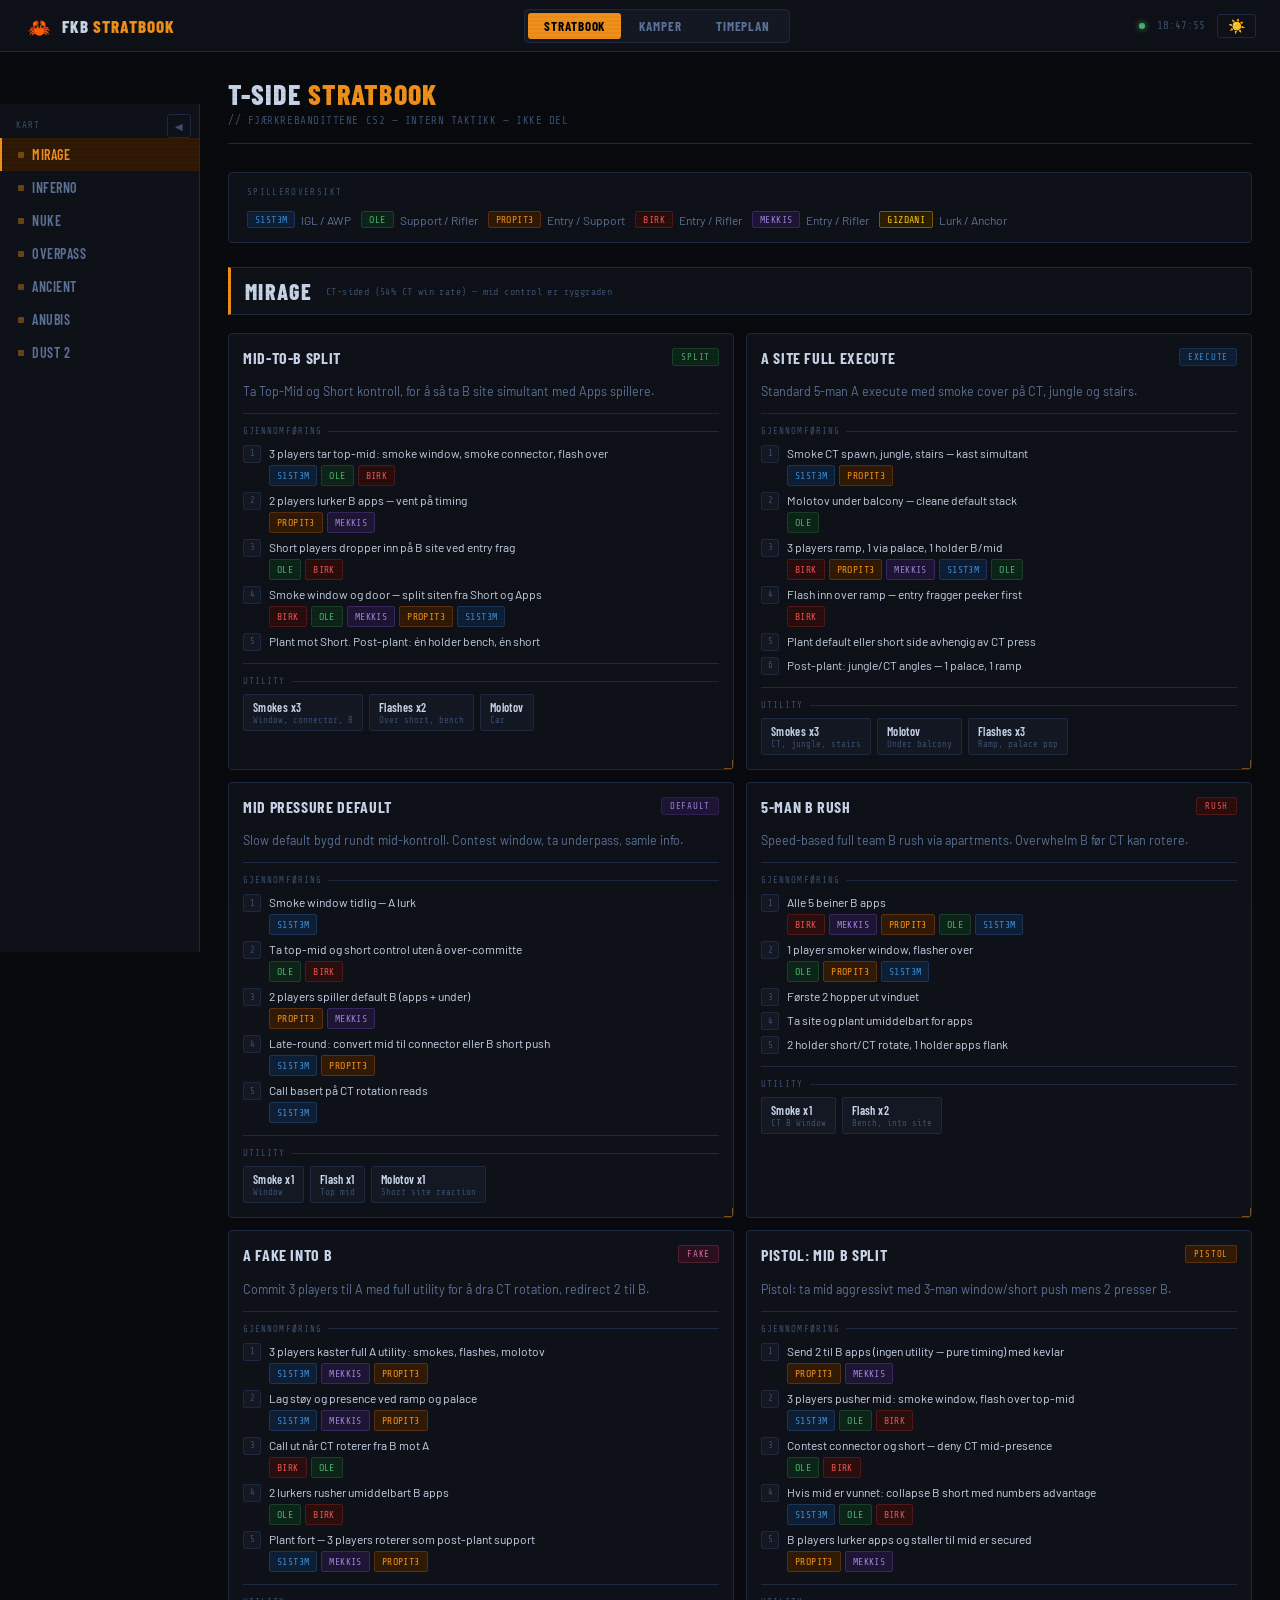
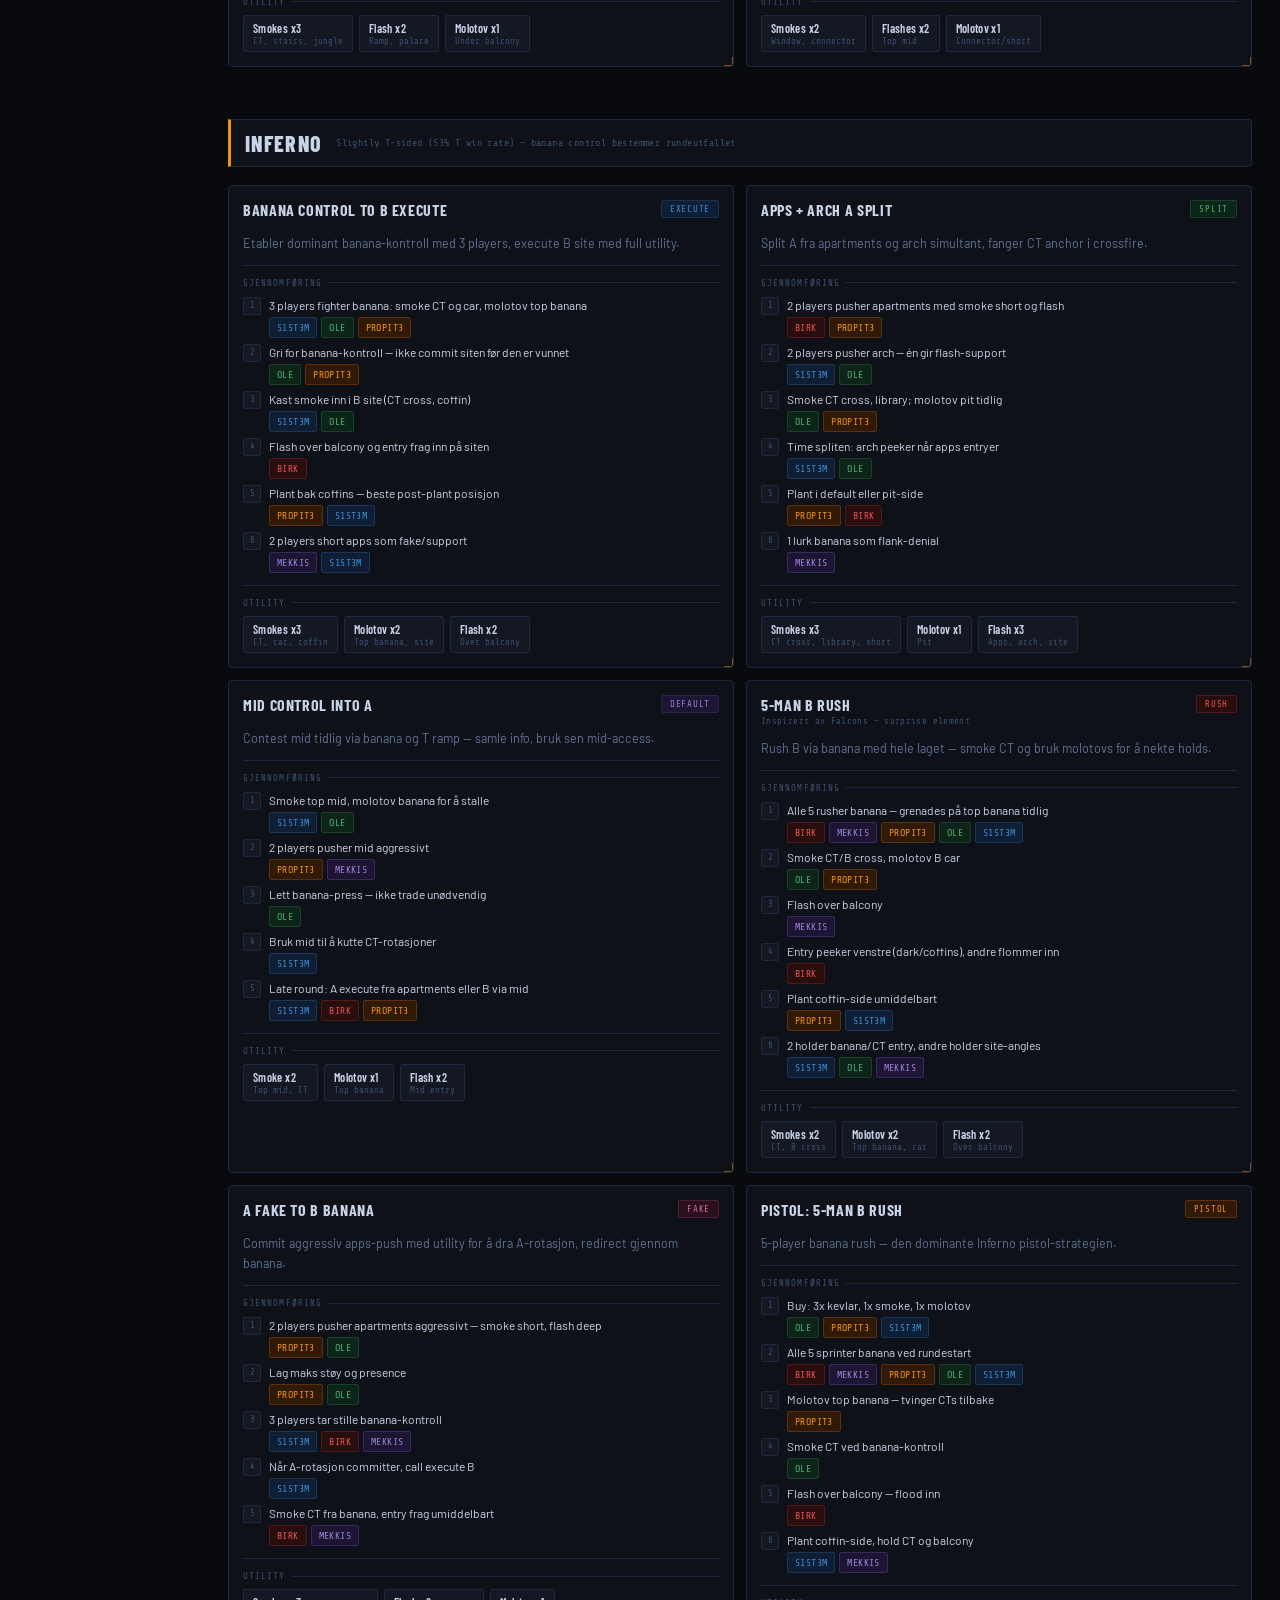
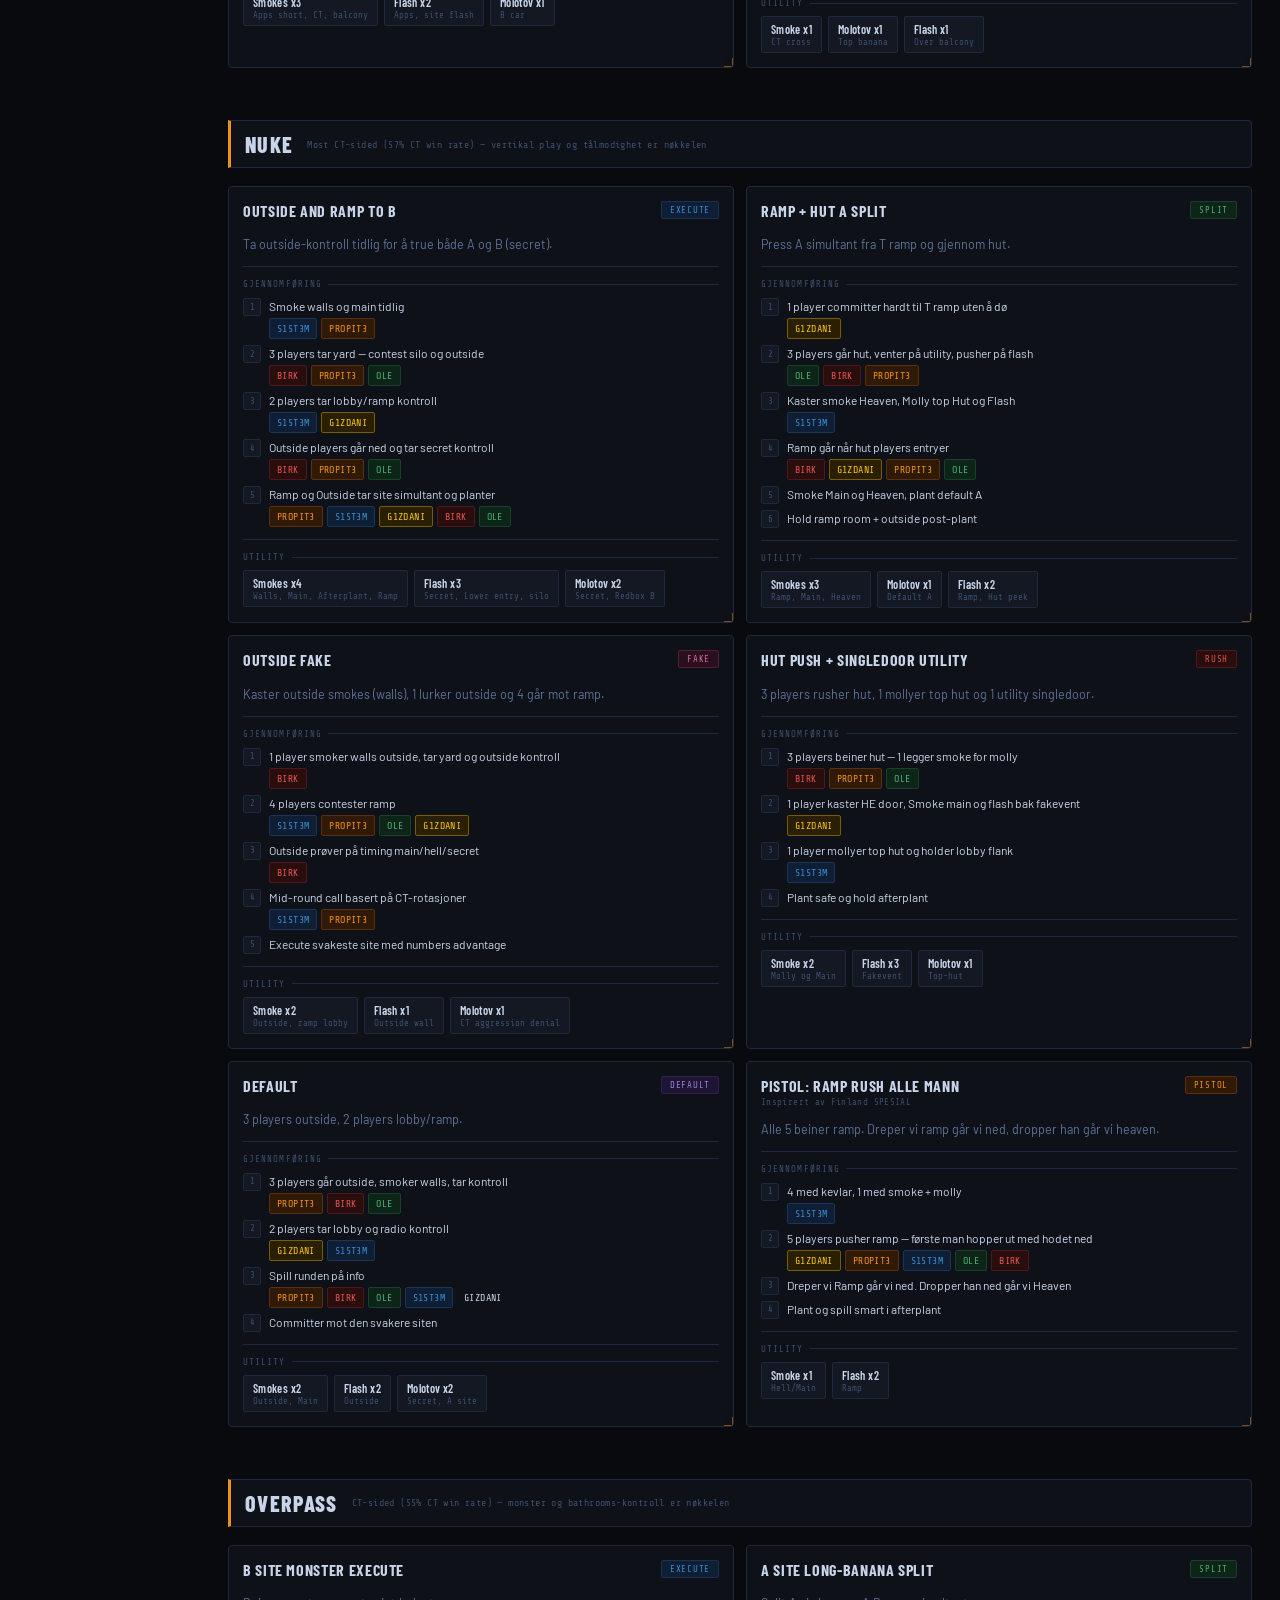
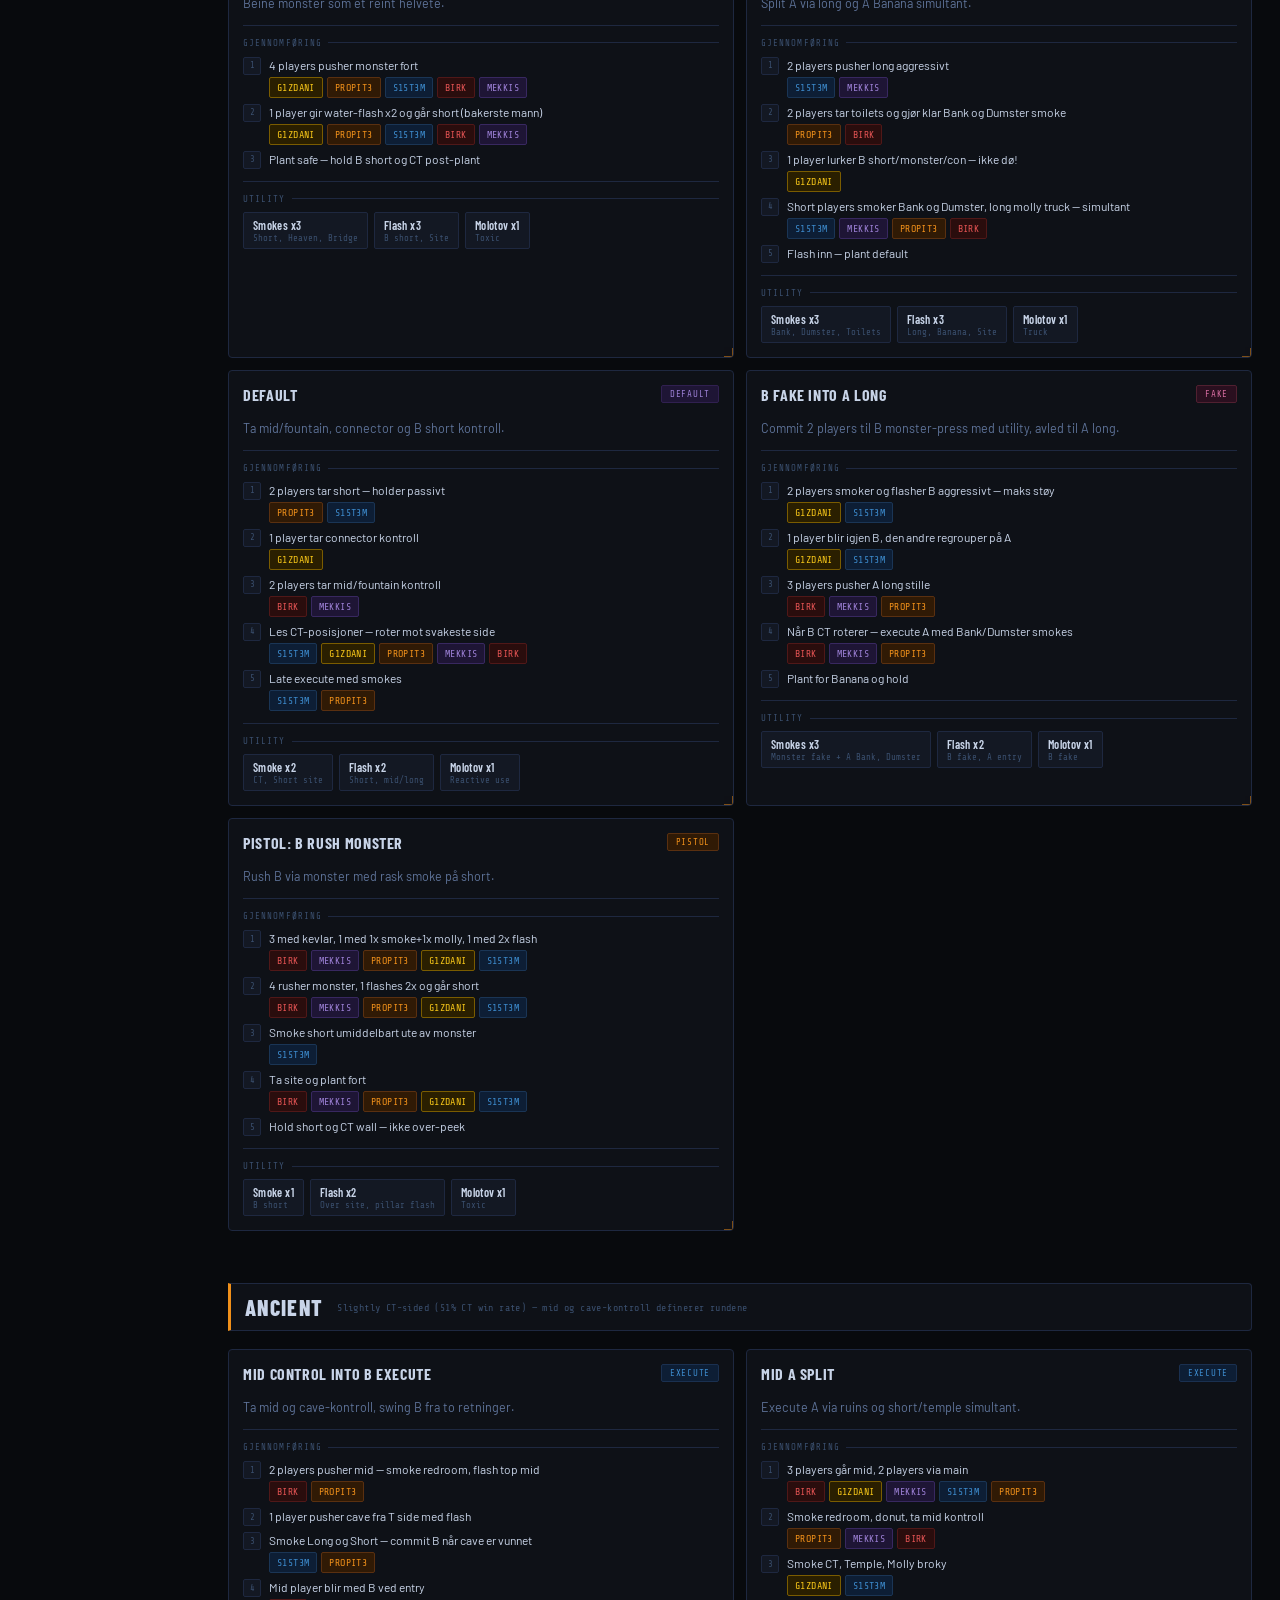
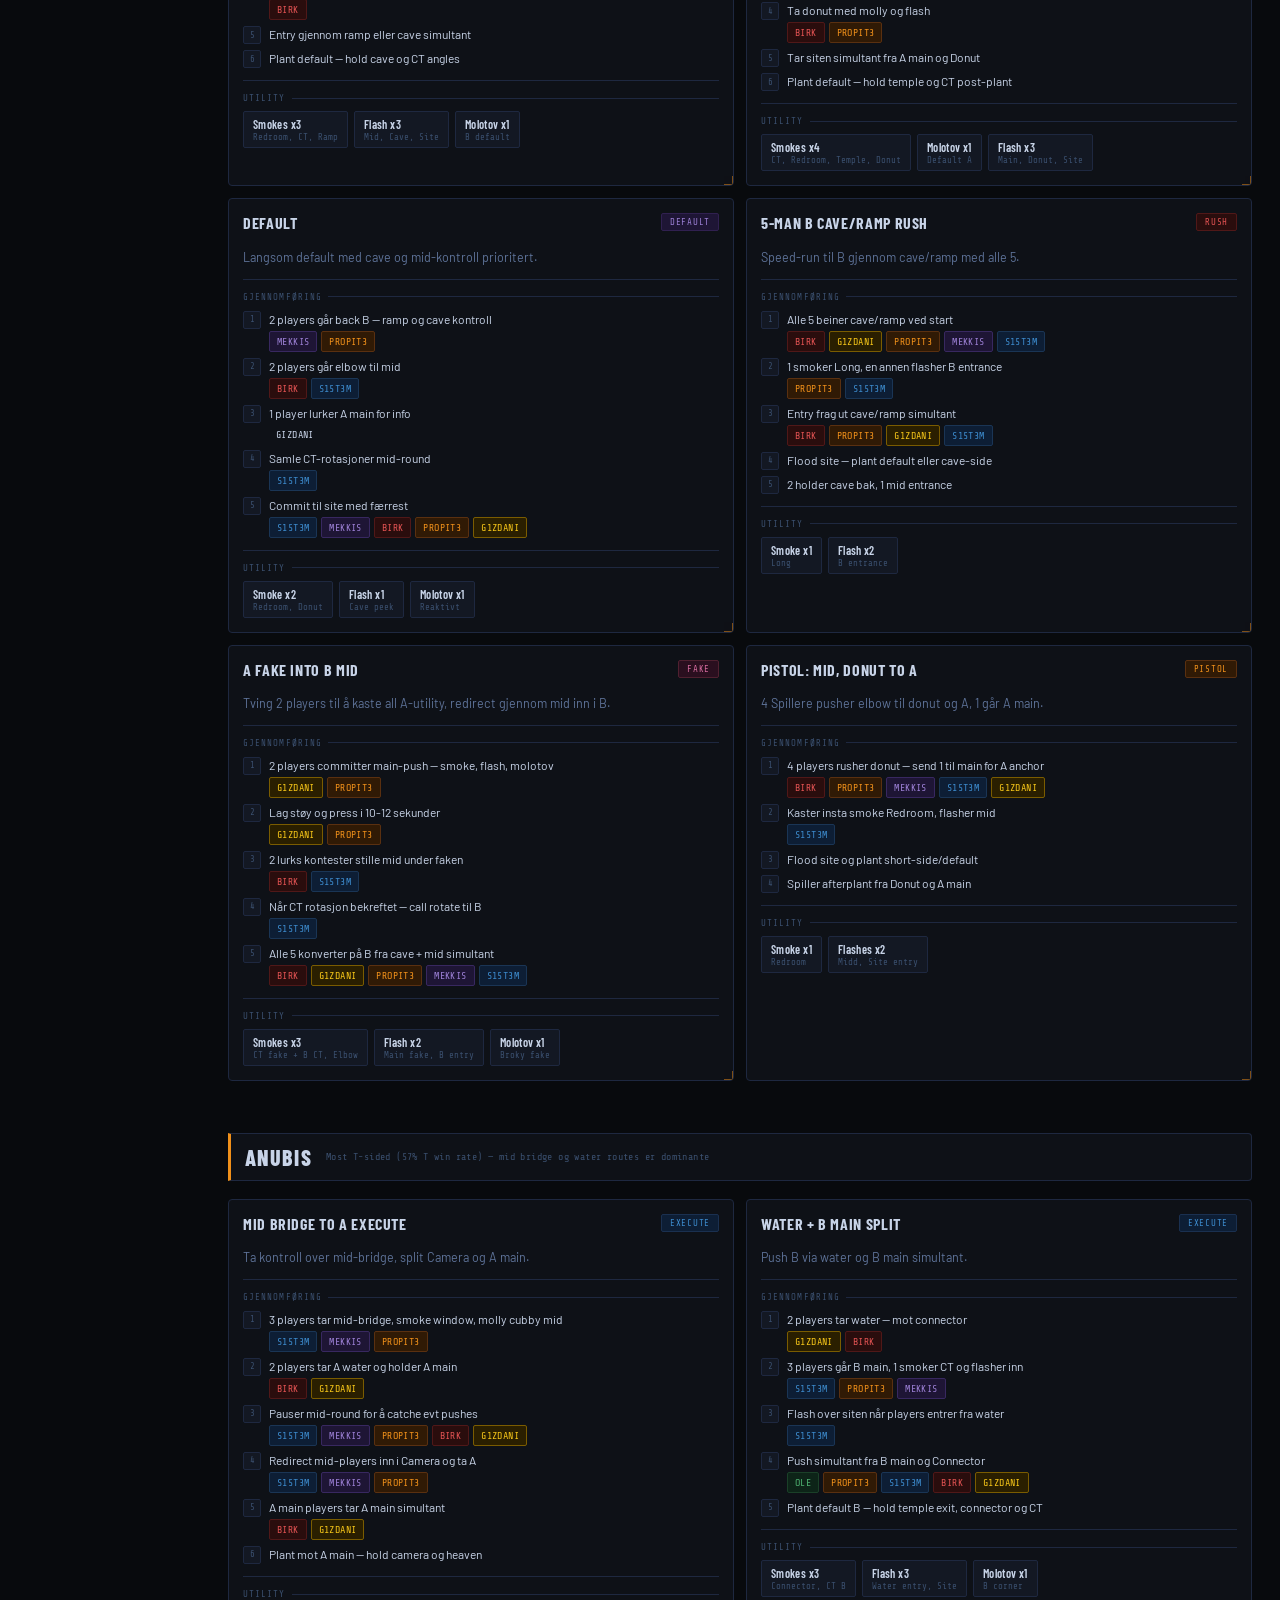
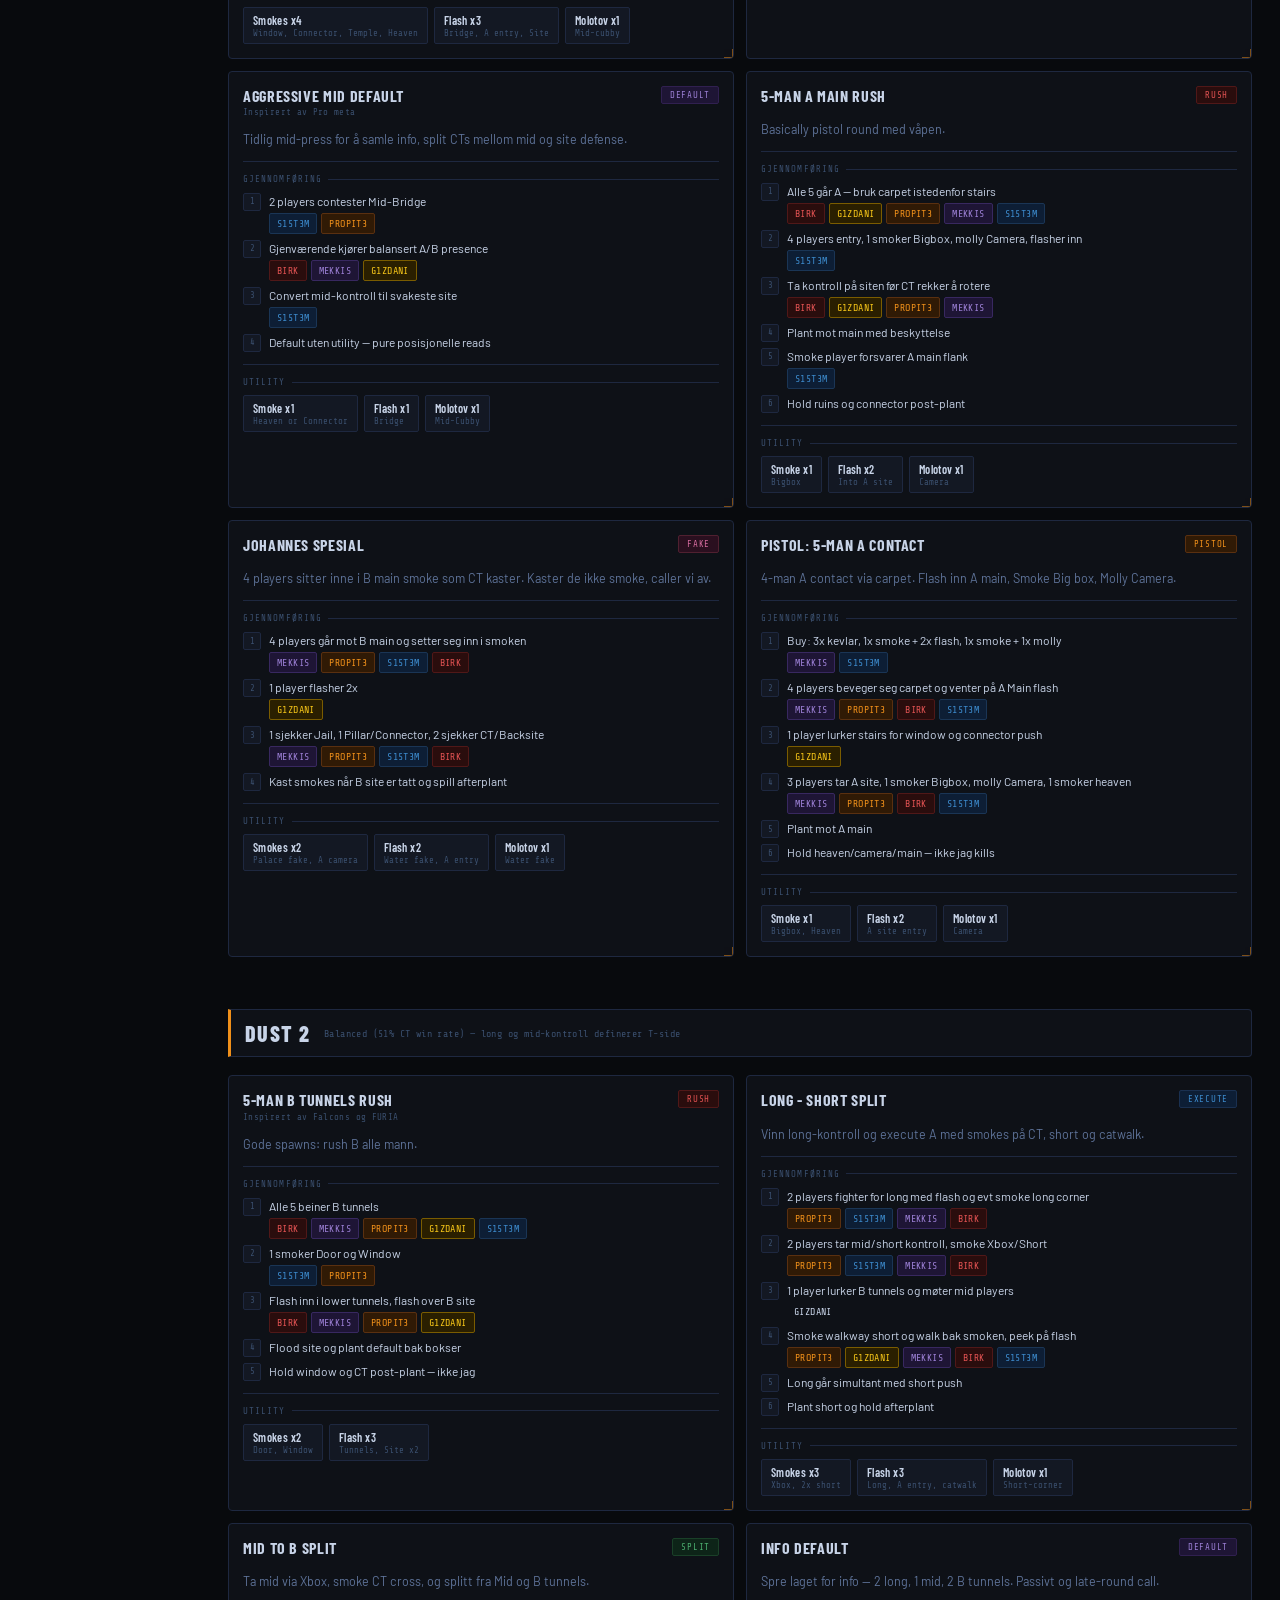
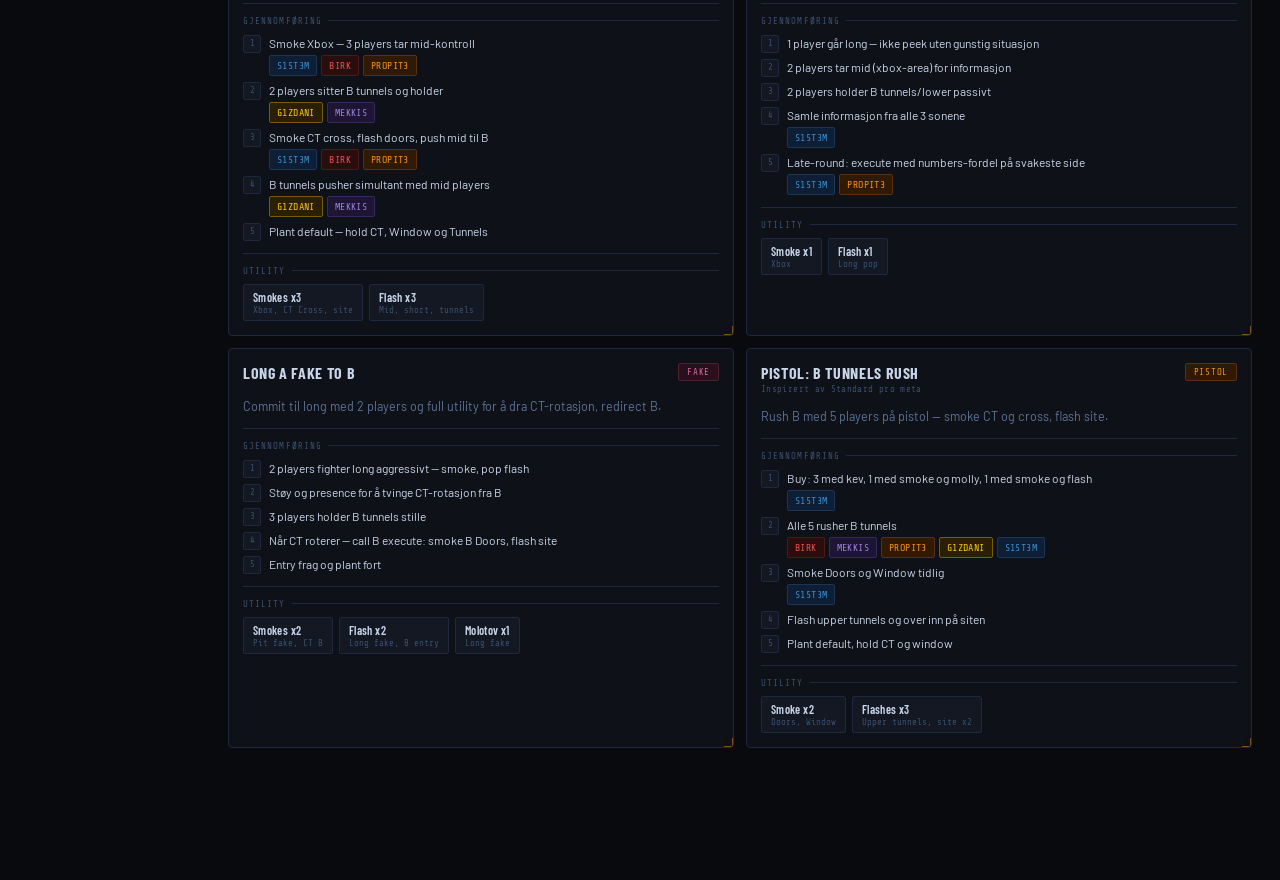
<file: index.html>
<!DOCTYPE html>
<html lang="no">
<head>
  <meta charset="UTF-8">
  <meta http-equiv="refresh" content="0; url=pages/strats.html">
  <title>FKB Stratbook</title>
</head>
<body>
  <p>Redirecting to <a href="pages/strats.html">Stratbook</a>�</p>
</body>
</html>
</file>
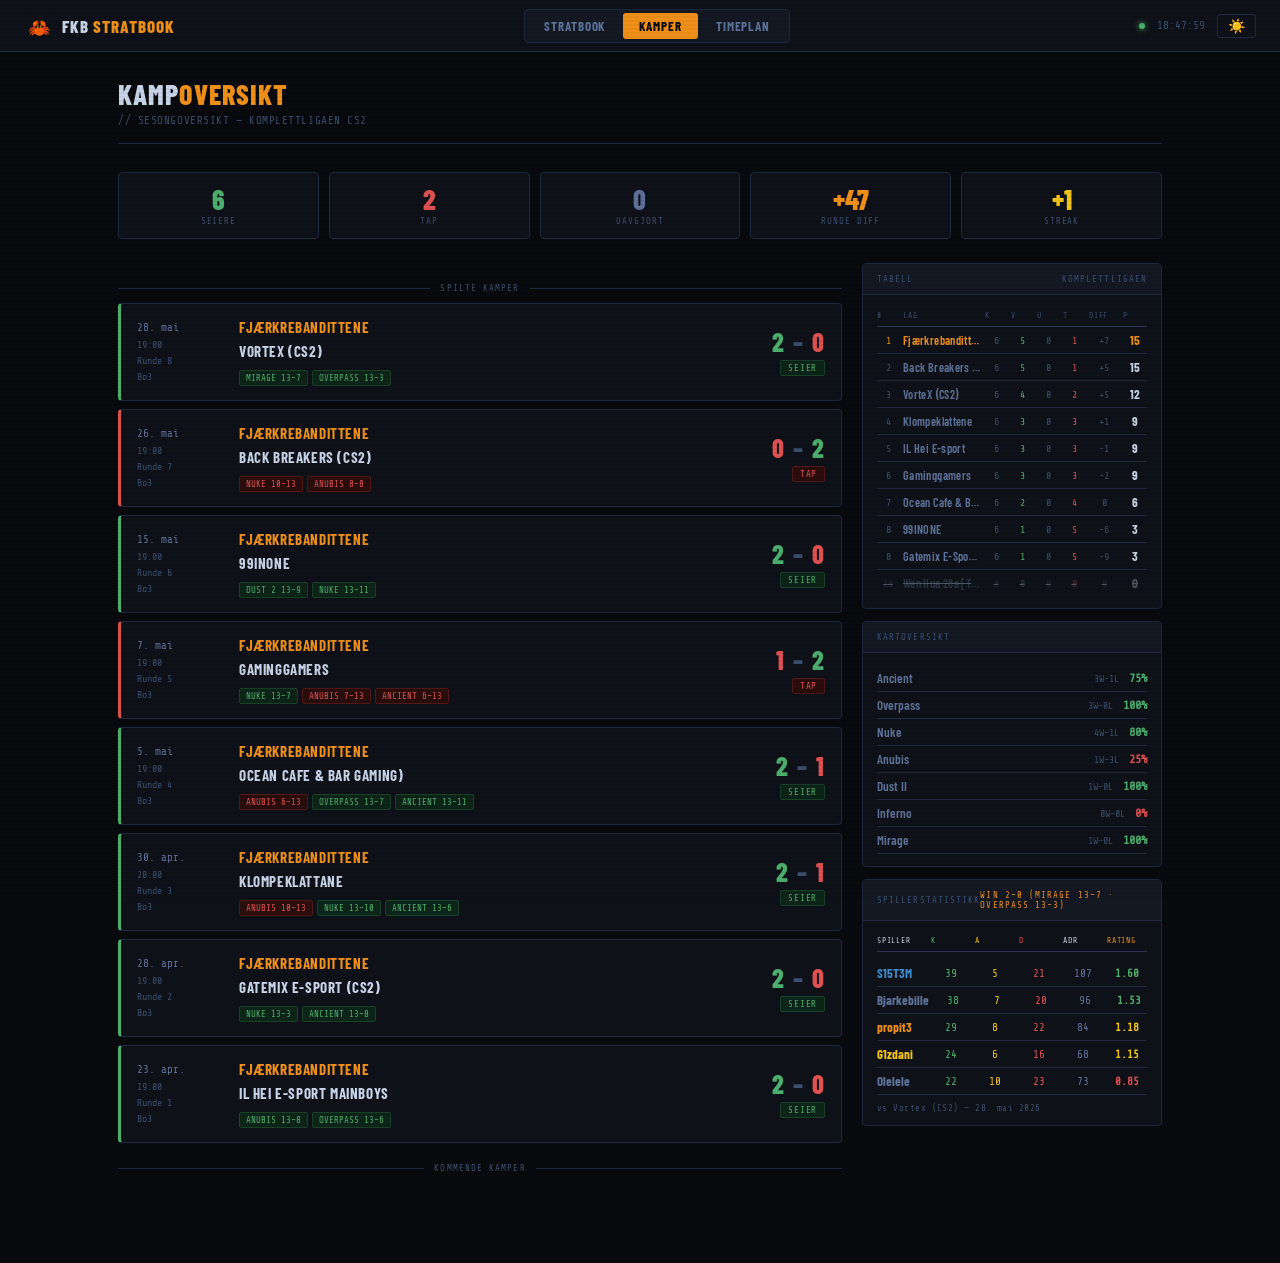
<file: pages/kamper.html>
<!DOCTYPE html>
<html lang="no">
<head>
  <meta charset="UTF-8">
  <meta name="viewport" content="width=device-width, initial-scale=1.0">
  <title>FKB Kamper — Fjærkrebandittene</title>
  <link rel="preconnect" href="https://fonts.googleapis.com">
  <link rel="preconnect" href="https://fonts.gstatic.com" crossorigin>
  <link href="https://fonts.googleapis.com/css2?family=Rajdhani:wght@300;400;500;600;700&family=Share+Tech+Mono&family=Barlow+Condensed:wght@300;400;500;600;700;800;900&family=Barlow:ital,wght@0,300;0,400;0,500;0,600;0,700;1,300;1,400&display=swap" rel="stylesheet">
  <link rel="stylesheet" href="../css/main.css">
  <link rel="icon" href="data:image/svg+xml,<svg xmlns='http://www.w3.org/2000/svg' viewBox='0 0 100 100'><text y='.9em' font-size='90'>🦀</text></svg>">
</head>
<body>

  <!-- ── TOP BAR ── -->
  <header id="topbar">
    <div class="logo">
      <div class="logo-icon">
        <svg viewBox="0 0 28 28" fill="none" xmlns="http://www.w3.org/2000/svg">
          <rect width="28" height="28" rx="3" fill="#0e1117"/>
          <text x="4" y="22" font-size="18" fill="#f0901a">🦀</text>
        </svg>
      </div>
      <div class="logo-text">FKB <span>Stratbook</span></div>
    </div>

    <nav class="main-nav">
      <a href="strats.html">Stratbook</a>
      <a href="kamper.html" class="active">Kamper</a>
      <a href="timeplan.html">Timeplan</a>
    </nav>

    <div class="topbar-right">
      <div class="live-dot"></div>
      <span id="clock">--:--:--</span>
      <button id="theme-toggle" onclick="toggleTheme()" title="Bytt tema">☀️</button>
    </div>
  </header>

  <!-- ── MAIN LAYOUT (no sidebar on kamper page) ── -->
  <div class="layout layout-nosidebar">

    <main id="main">
      <div class="page-header">
        <div>
          <div class="page-title">Kamp<span class="accent">oversikt</span></div>
          <div class="page-subtitle">// SESONGOVERSIKT — KOMPLETTLIGAEN CS2</div>
        </div>
      </div>

      <!-- Season stats bar -->
      <div id="season-bar" class="season-bar"></div>

      <!-- Kamper layout: match lists left, panels right -->
      <div class="kamper-layout">

        <!-- ── LEFT: Match lists ── -->
        <div class="kamper-left">

          <div class="section-divider">Spilte kamper</div>
          <div id="played-list" class="match-list"></div>

          <div class="section-divider">Kommende kamper</div>
          <div id="upcoming-list" class="match-list"></div>

        </div>

        <!-- ── RIGHT: Side panels ── -->
        <div class="kamper-right">

          <!-- Next match box -->
          <div id="next-match-box"></div>

          <!-- League standings -->
          <div class="side-panel">
            <div class="side-panel-header">
              <span>Tabell</span>
              <span>Komplettligaen</span>
            </div>
            <div class="side-panel-body">
              <div id="standings-list"></div>
            </div>
          </div>

          <!-- Map win stats -->
          <div class="side-panel">
            <div class="side-panel-header">
              <span>Kartoversikt</span>
            </div>
            <div class="side-panel-body">
              <div id="map-stats-list"></div>
            </div>
          </div>

          <!-- Player stats -->
          <div class="side-panel">
            <div class="side-panel-header">
              <span>Spillerstatistikk</span>
              <span id="player-stats-result" style="color:var(--orange);"></span>
            </div>
            <div class="side-panel-body">
              <div style="margin-bottom:8px;">
                <div style="display:grid;grid-template-columns:1fr repeat(5,40px);gap:4px;padding:3px 0 6px;border-bottom:1px solid var(--border2);font-family:'Share Tech Mono',monospace;font-size:8px;letter-spacing:.1em;text-transform:uppercase;" id="player-stats-header"></div>
              </div>
              <div id="player-stats-list"></div>
              <div id="player-stats-meta" style="margin-top:8px;font-family:'Share Tech Mono',monospace;font-size:9px;color:var(--text3);letter-spacing:.05em;"></div>
            </div>
          </div>

        </div><!-- /.kamper-right -->

      </div><!-- /.kamper-layout -->
    </main>

  </div><!-- /.layout -->

  <script src="../js/data.js"></script>
  <script src="../js/app.js"></script>
</body>
</html>
</file>
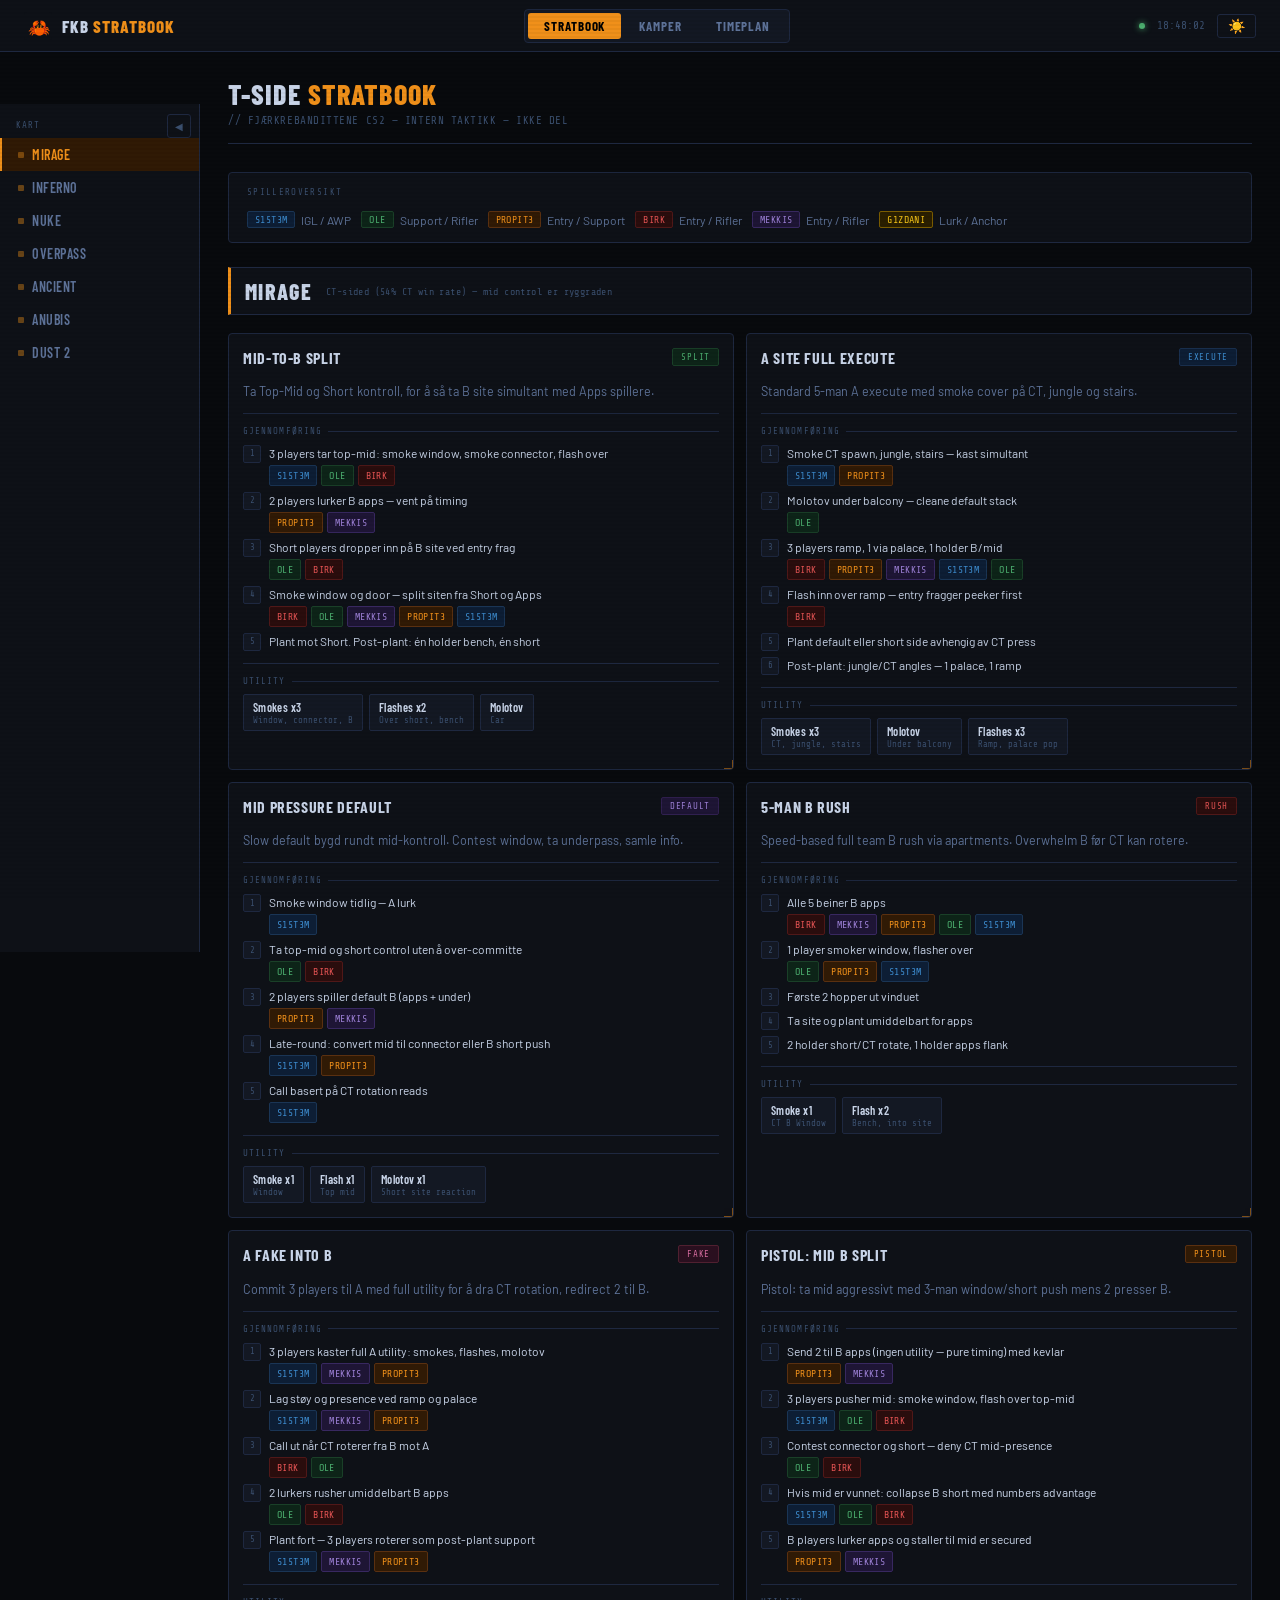
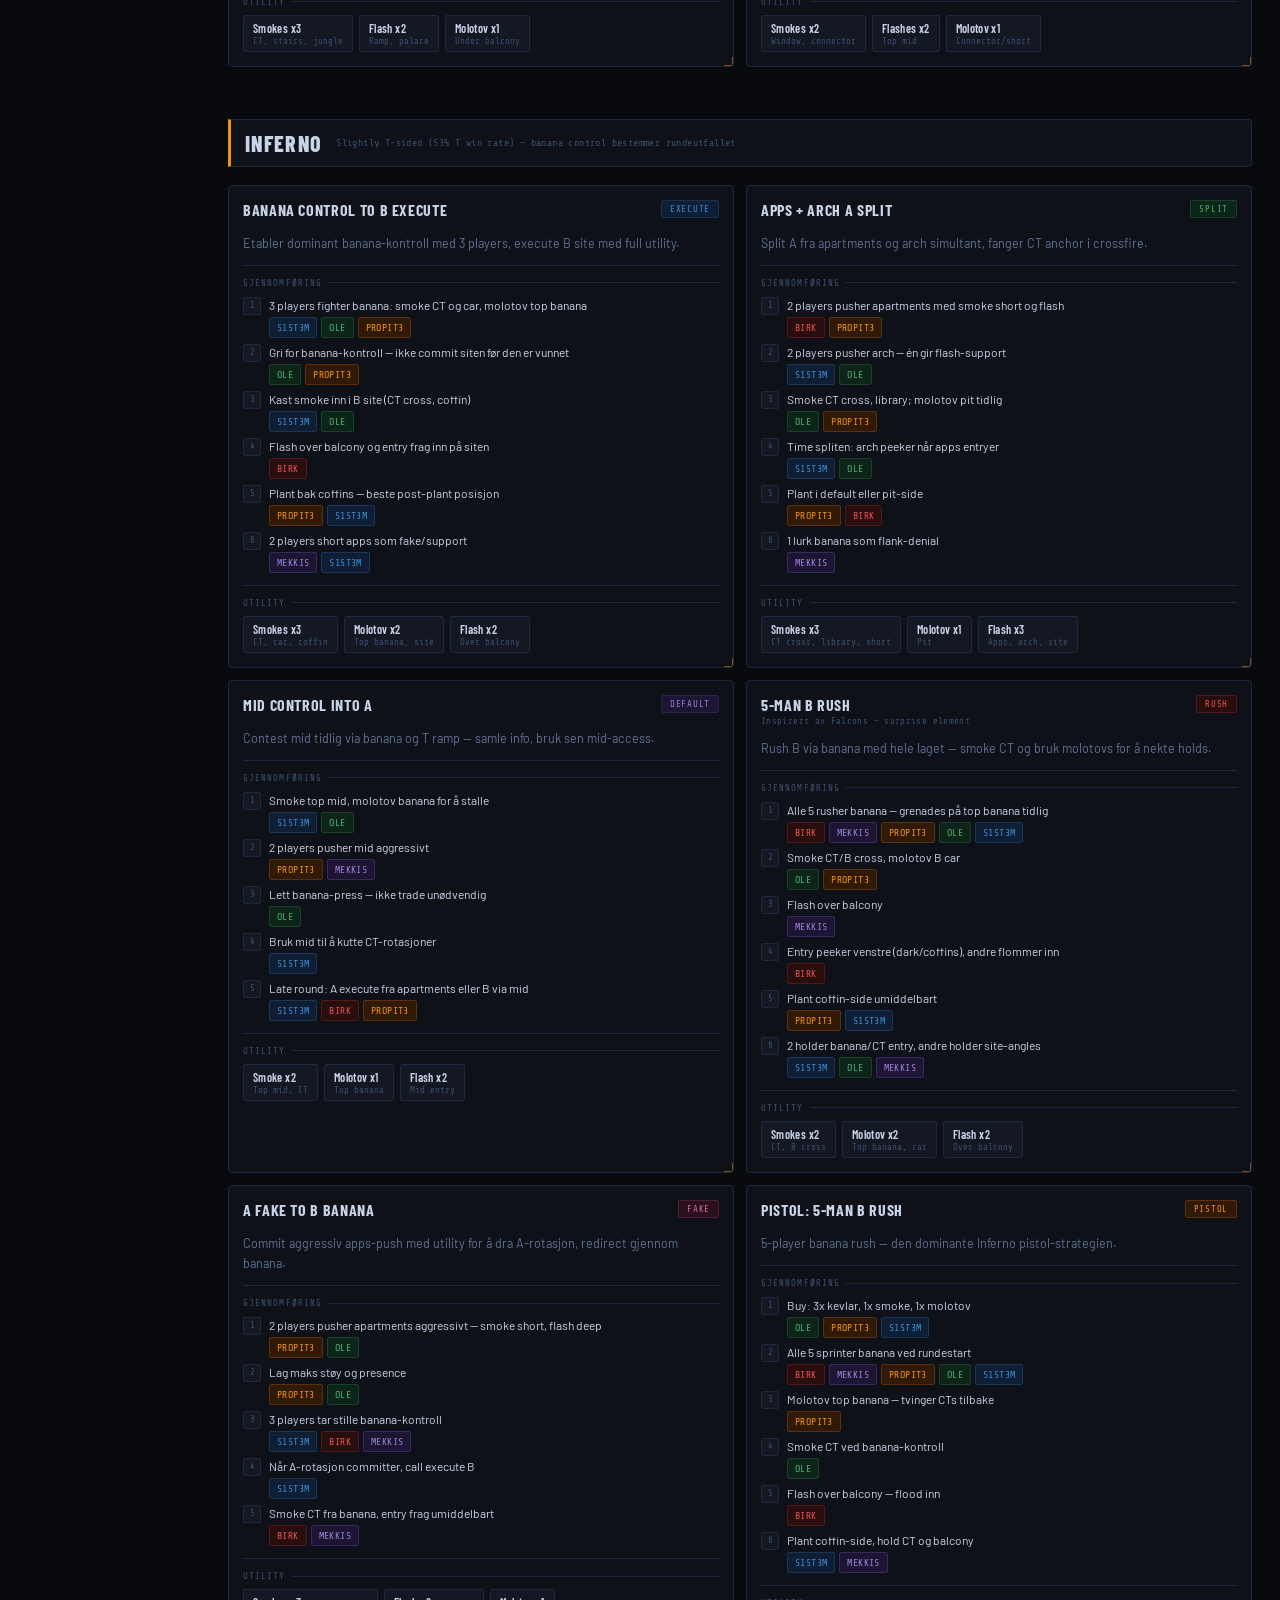
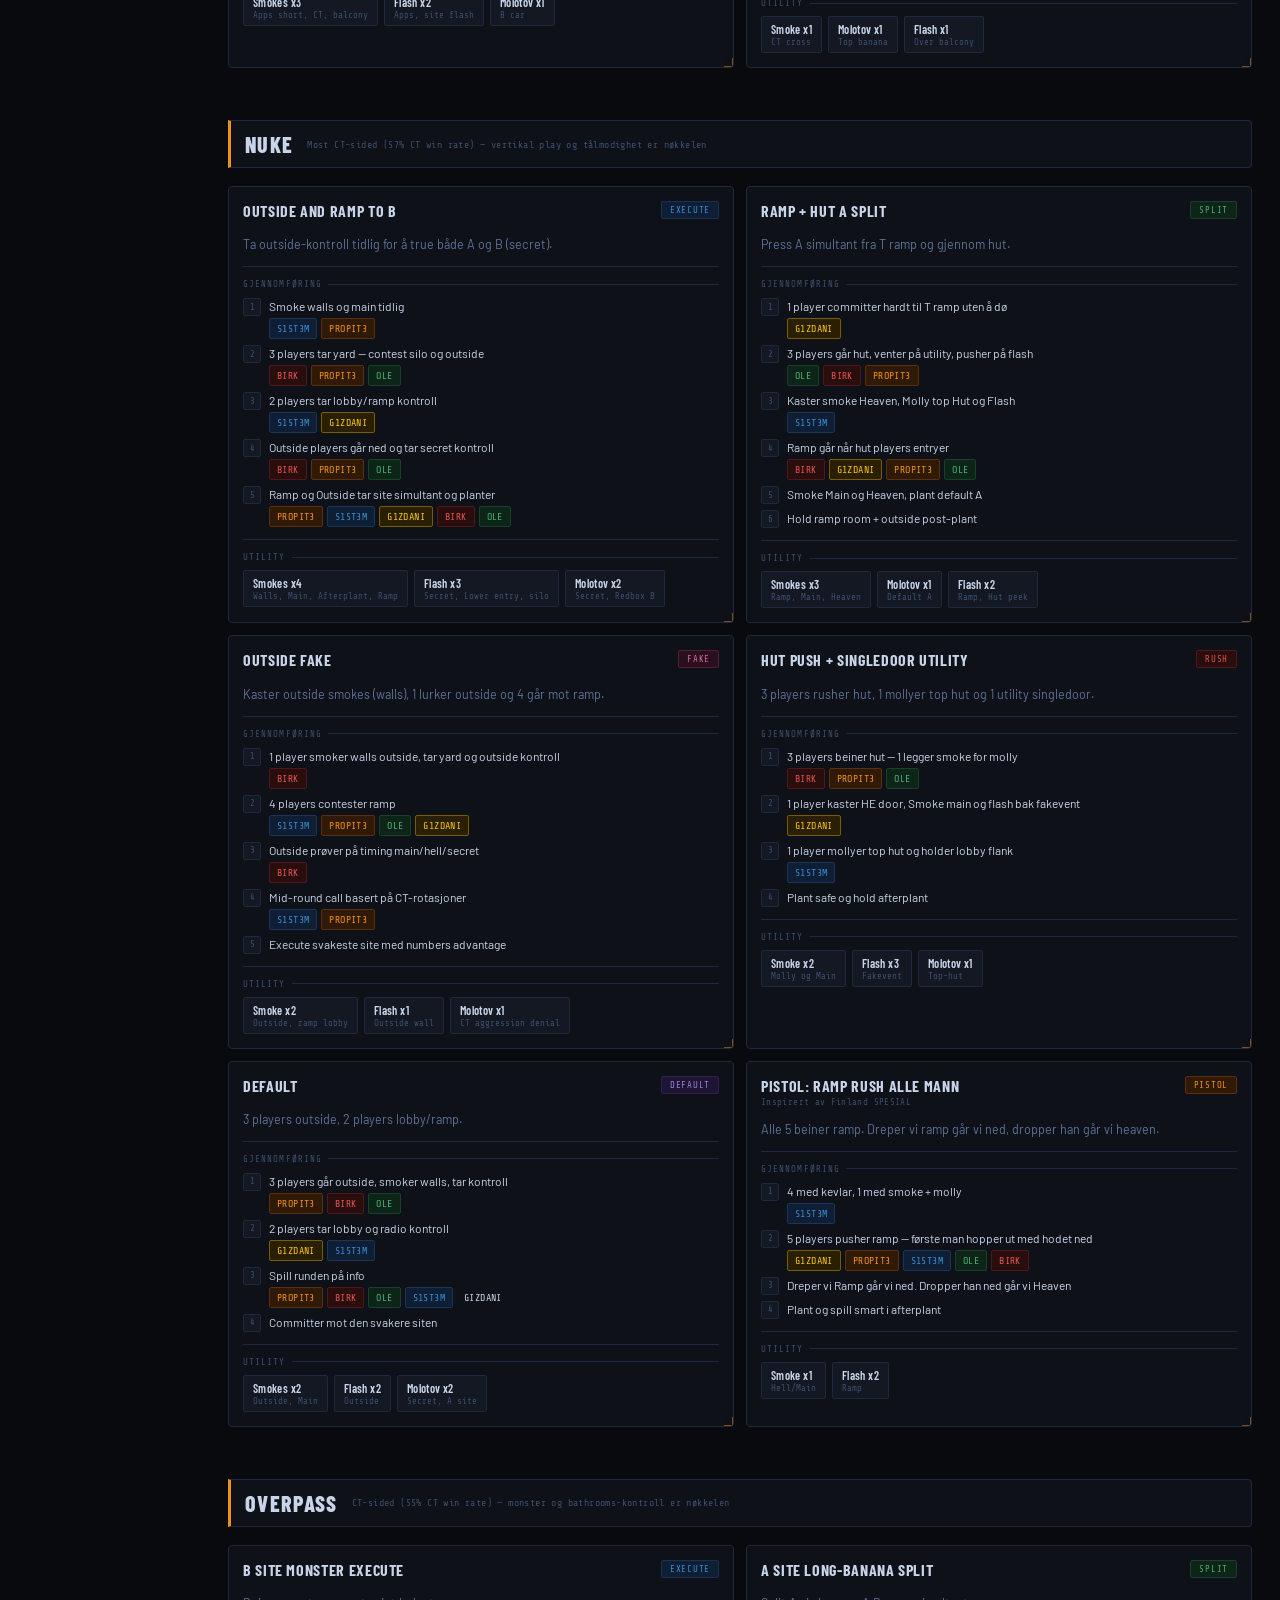
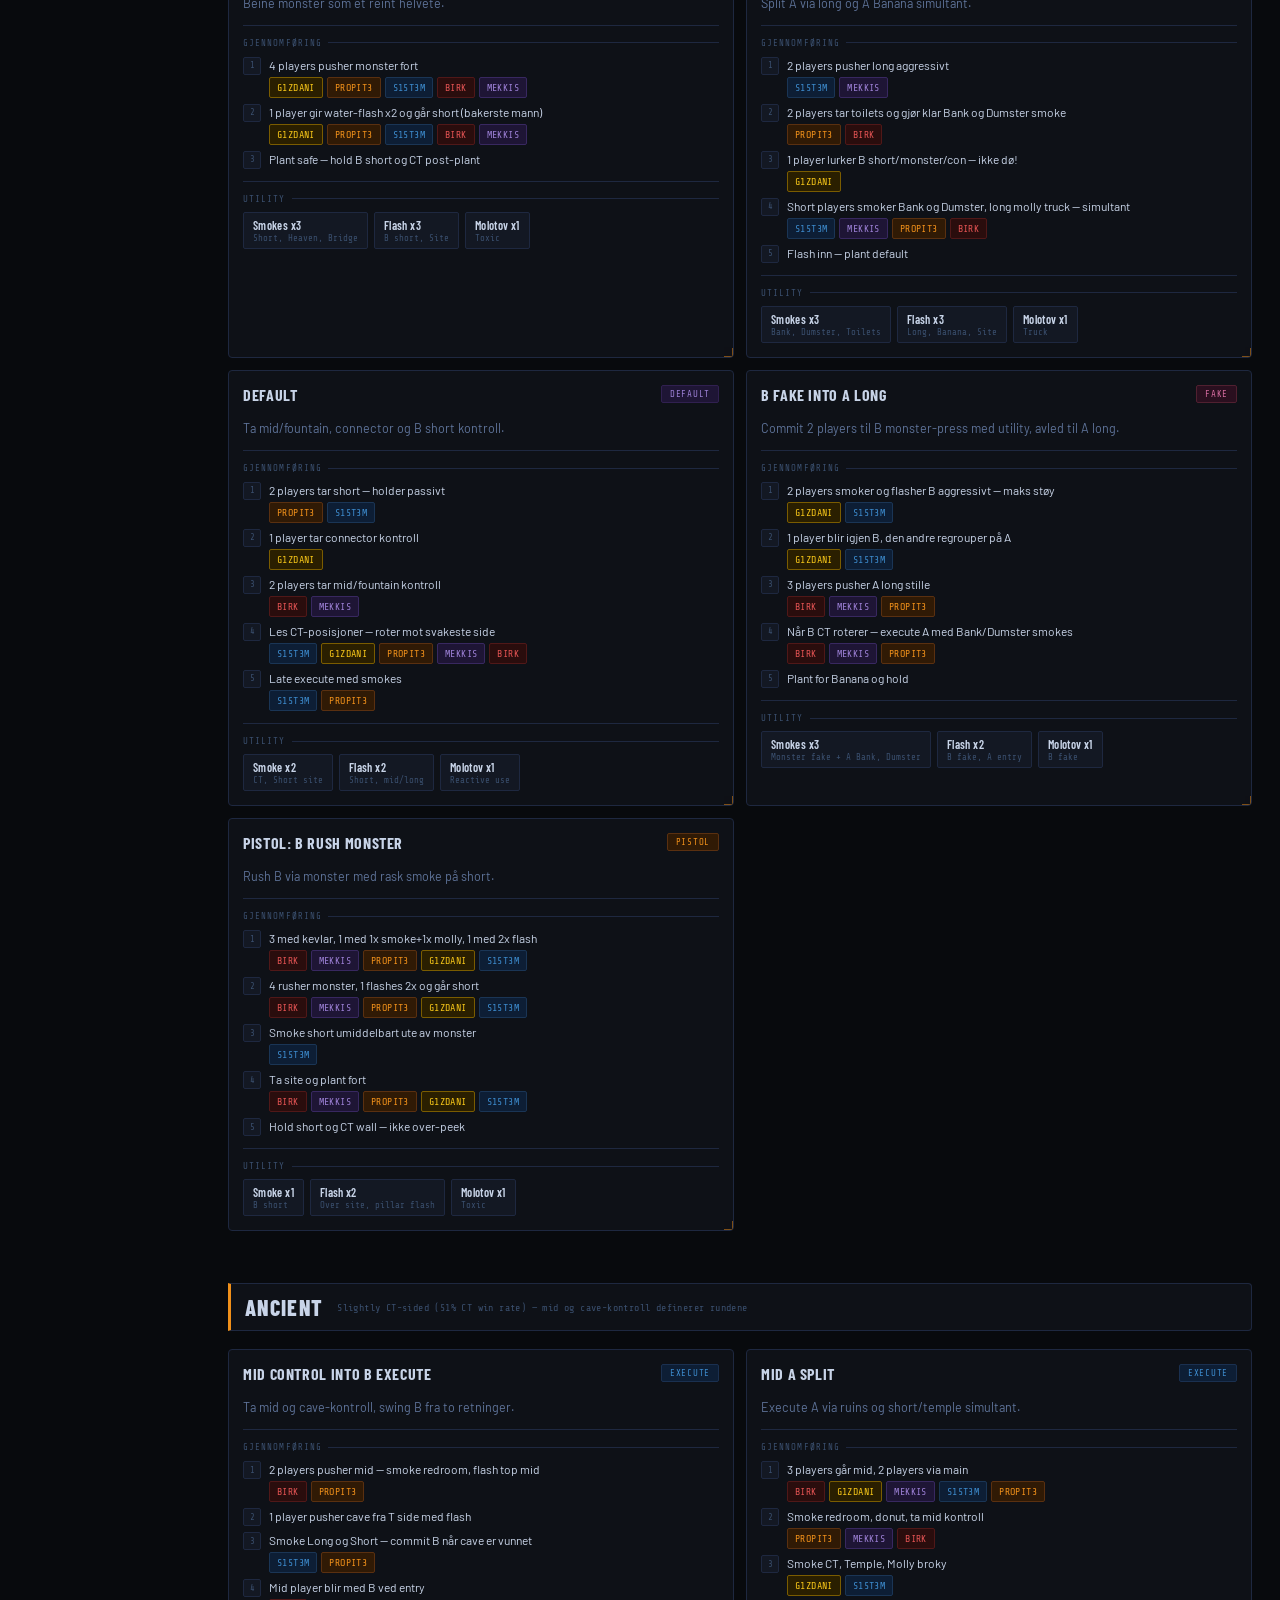
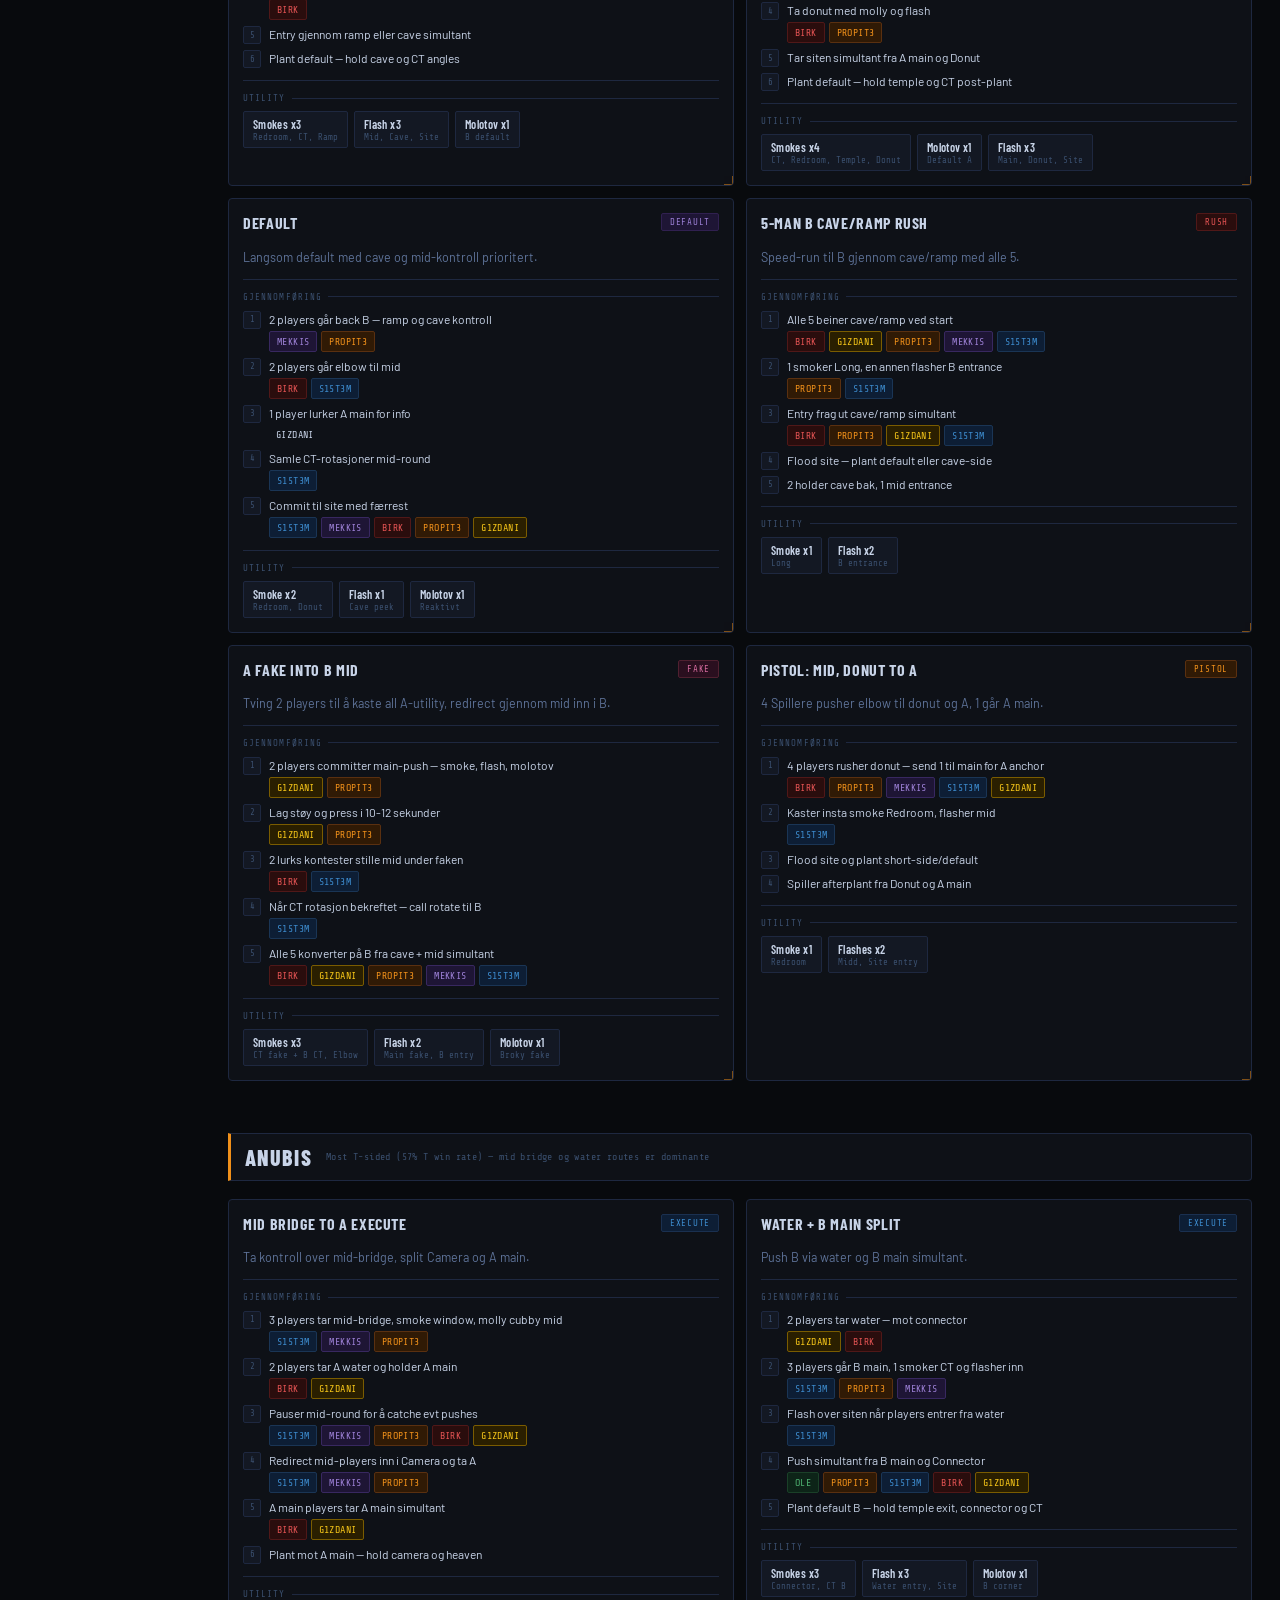
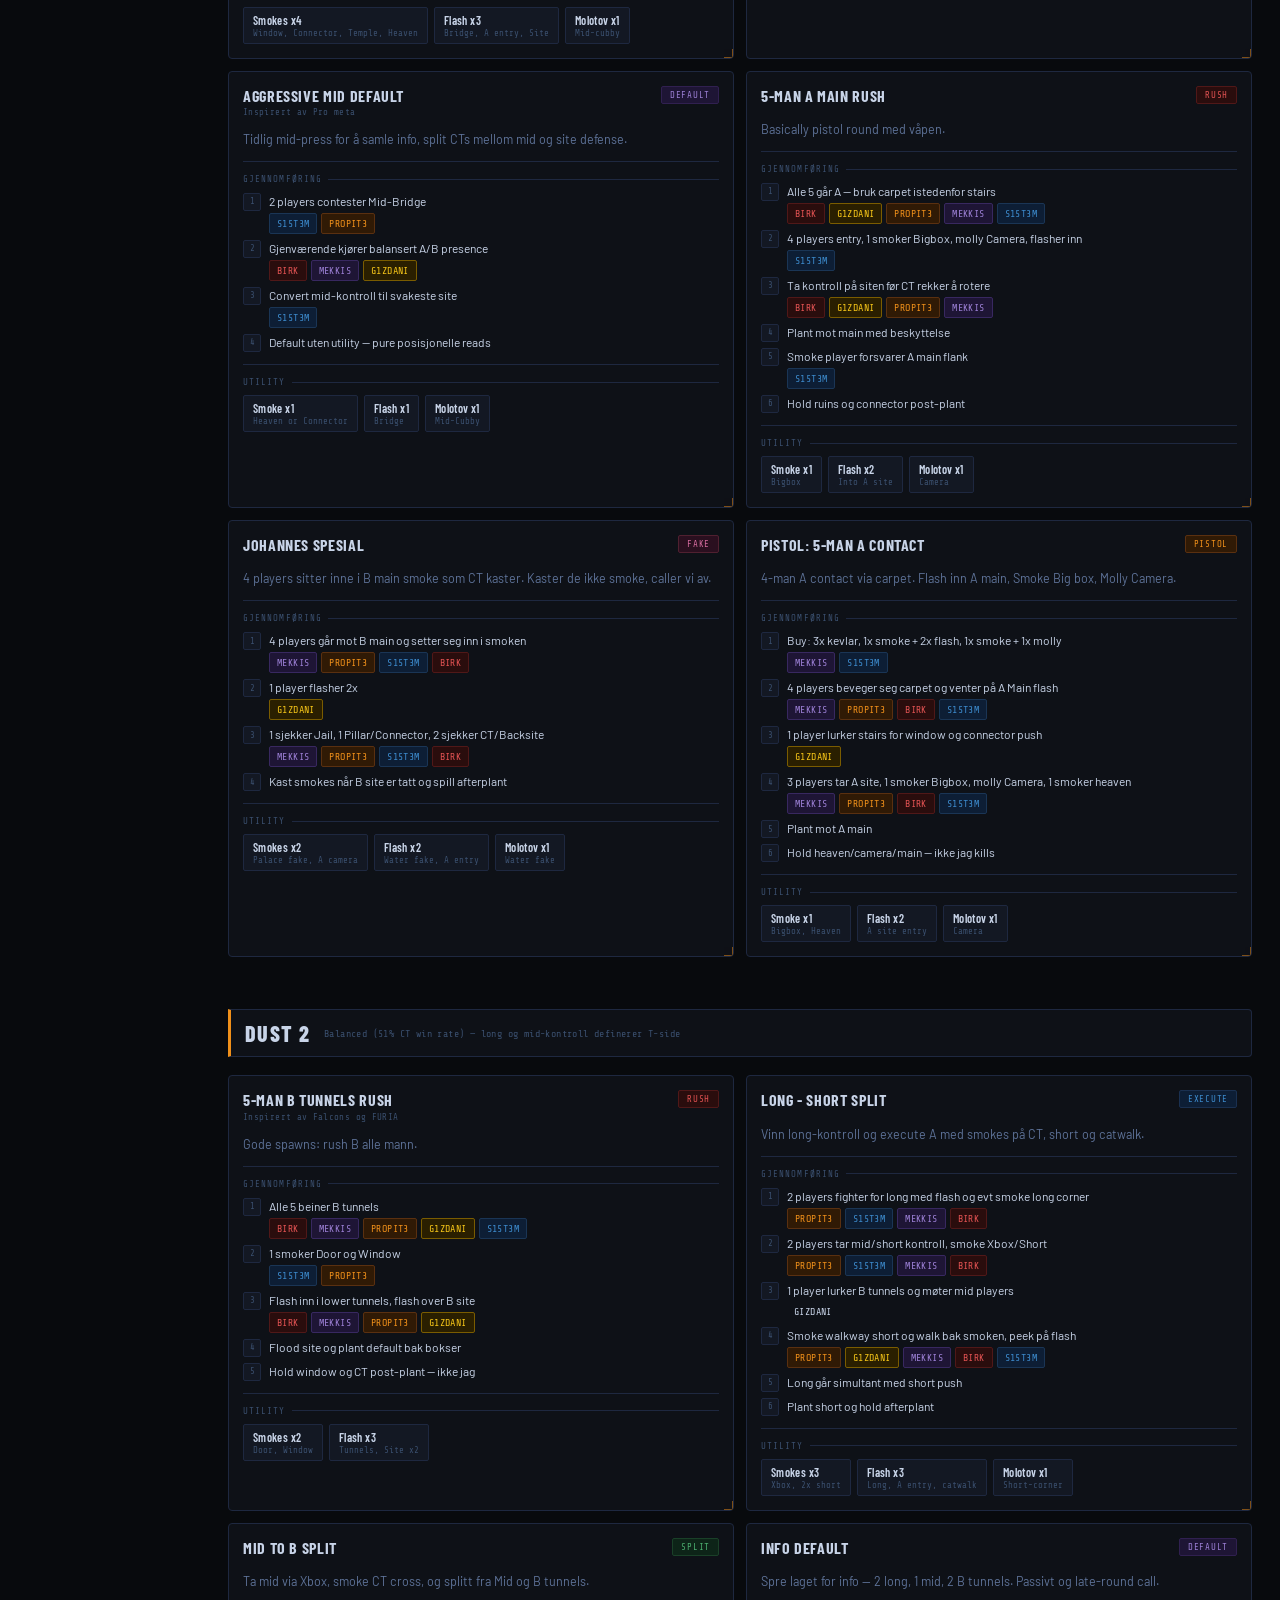
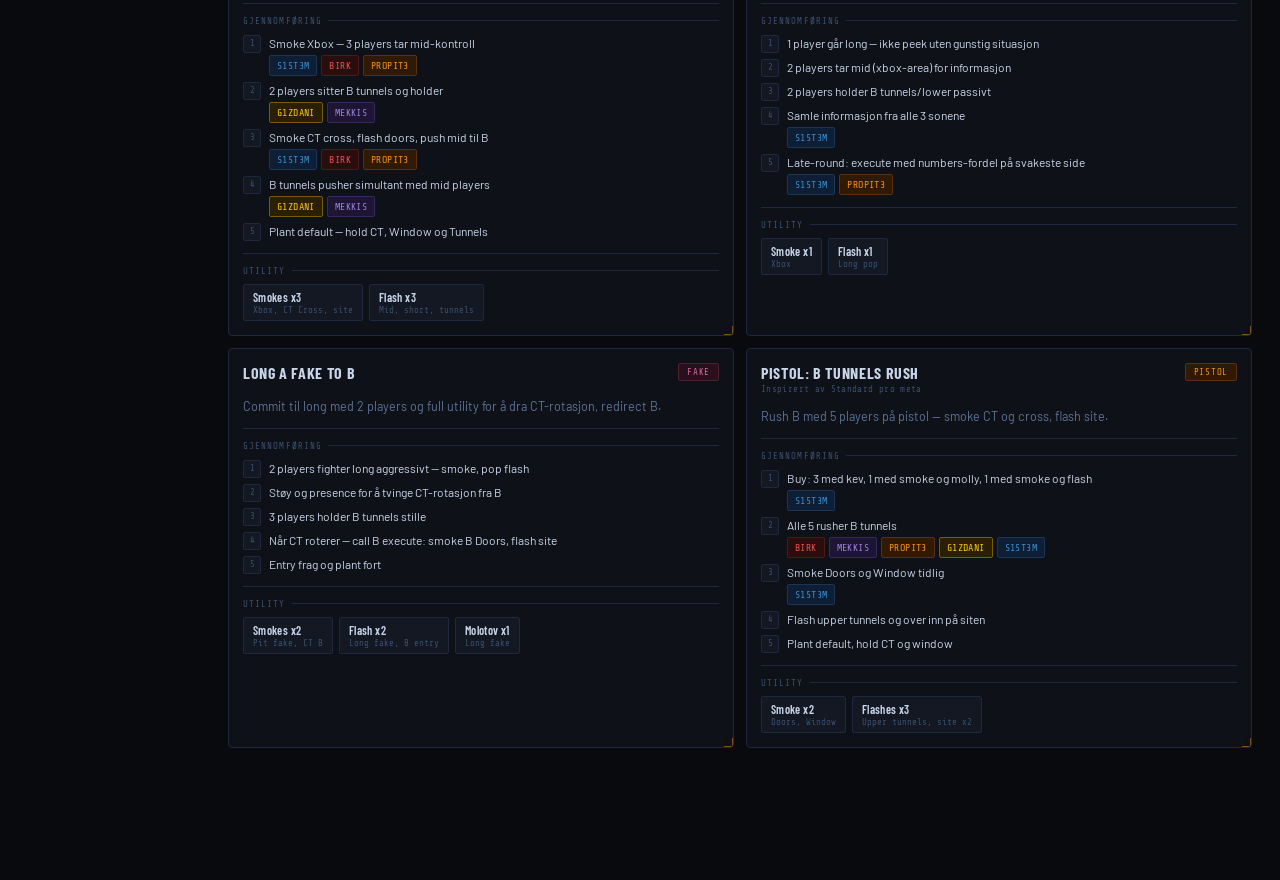
<file: pages/strats.html>
<!DOCTYPE html>
<html lang="no">
<head>
  <meta charset="UTF-8">
  <meta name="viewport" content="width=device-width, initial-scale=1.0">
  <title>FKB Stratbook — Fjærkrebandittene</title>
  <link rel="preconnect" href="https://fonts.googleapis.com">
  <link rel="preconnect" href="https://fonts.gstatic.com" crossorigin>
  <link href="https://fonts.googleapis.com/css2?family=Rajdhani:wght@300;400;500;600;700&family=Share+Tech+Mono&family=Barlow+Condensed:wght@300;400;500;600;700;800;900&family=Barlow:ital,wght@0,300;0,400;0,500;0,600;0,700;1,300;1,400&display=swap" rel="stylesheet">
  <link rel="stylesheet" href="../css/main.css">
  <link rel="icon" href="data:image/svg+xml,<svg xmlns='http://www.w3.org/2000/svg' viewBox='0 0 100 100'><text y='.9em' font-size='90'>🦀</text></svg>">
</head>
<body>

  <!-- ── TOP BAR ── -->
  <header id="topbar">
    <div class="logo">
      <div class="logo-icon">
        <svg viewBox="0 0 28 28" fill="none" xmlns="http://www.w3.org/2000/svg">
          <rect width="28" height="28" rx="3" fill="#0e1117"/>
          <text x="4" y="22" font-size="18" fill="#f0901a">🦀</text>
        </svg>
      </div>
      <div class="logo-text">FKB <span>Stratbook</span></div>
    </div>

    <nav class="main-nav">
      <a href="strats.html" class="active">Stratbook</a>
      <a href="kamper.html">Kamper</a>
      <a href="timeplan.html">Timeplan</a>
    </nav>

    <div class="topbar-right">
      <div class="live-dot"></div>
      <span id="clock">--:--:--</span>
      <button id="theme-toggle" onclick="toggleTheme()" title="Bytt tema">☀️</button>
    </div>
  </header>

  <!-- ── MAIN LAYOUT ── -->
  <div class="layout">

    <!-- ── SIDEBAR ── -->
<nav id="sidebar">
  <button id="sidebar-toggle" onclick="toggleSidebar()">
    <span id="toggle-icon">◀</span>
  </button>
  <div class="sidebar-inner">
    <div class="sidebar-label">Kart</div>
    <a class="sidebar-link active" href="#map-mirage">
      <span class="map-dot"></span>Mirage
    </a>
    <a class="sidebar-link" href="#map-inferno">
      <span class="map-dot"></span>Inferno
    </a>
    <a class="sidebar-link" href="#map-nuke">
      <span class="map-dot"></span>Nuke
    </a>
    <a class="sidebar-link" href="#map-overpass">
      <span class="map-dot"></span>Overpass
    </a>
    <a class="sidebar-link" href="#map-ancient">
      <span class="map-dot"></span>Ancient
    </a>
    <a class="sidebar-link" href="#map-anubis">
      <span class="map-dot"></span>Anubis
    </a>
    <a class="sidebar-link" href="#map-dust2">
      <span class="map-dot"></span>Dust 2
    </a>
  </div>
</nav>
    
    <!-- ── MAIN ── -->
    <main id="main">
      <div class="page-header">
        <div>
          <div class="page-title">T-Side <span class="accent">Stratbook</span></div>
          <div class="page-subtitle">// FJÆRKREBANDITTENE CS2 — INTERN TAKTIKK — IKKE DEL</div>
        </div>
      </div>

<!-- Player legend -->
<div class="legend-card">
  <div class="legend-card-title">Spilleroversikt</div>
  <div class="legend-item"><a href="https://www.ggarena.no/users/s15t3m/78869" target="_blank" class="player-link"><span class="ptag s">S15T3M</span></a> IGL / AWP</div>
  <div class="legend-item"><a href="https://www.ggarena.no/users/olelelele/138777" target="_blank" class="player-link"><span class="ptag o">Ole</span></a> Support / Rifler</div>
  <div class="legend-item"><a href="https://www.ggarena.no/users/propit3/111121" target="_blank" class="player-link"><span class="ptag p">propit3</span></a> Entry / Support</div>
  <div class="legend-item"><a href="https://www.ggarena.no/users/bjarkebille/107767" target="_blank" class="player-link"><span class="ptag b">Birk</span></a> Entry / Rifler</div>
  <div class="legend-item"><a href="https://www.ggarena.no/users/mekkissss/138775" target="_blank" class="player-link"><span class="ptag m">Mekkis</span></a> Entry / Rifler</div>
  <div class="legend-item"><a href="https://www.ggarena.no/users/g1zdani/136956" target="_blank" class="player-link"><span class="ptag g">G1zdani</span></a> Lurk / Anchor</div>
</div>

      <!-- Strat content (rendered by app.js) -->
      <div id="strat-content"></div>
    </main>

  </div>

  <script src="../js/data.js"></script>
  <script src="../js/app.js"></script>
  <script>
  function toggleSidebar() {
    const sidebar = document.getElementById('sidebar');
    const icon = document.getElementById('toggle-icon');
    sidebar.classList.toggle('collapsed');
    icon.textContent = sidebar.classList.contains('collapsed') ? '▶' : '◀';
  }
</script>
</body>
</html>
</file>
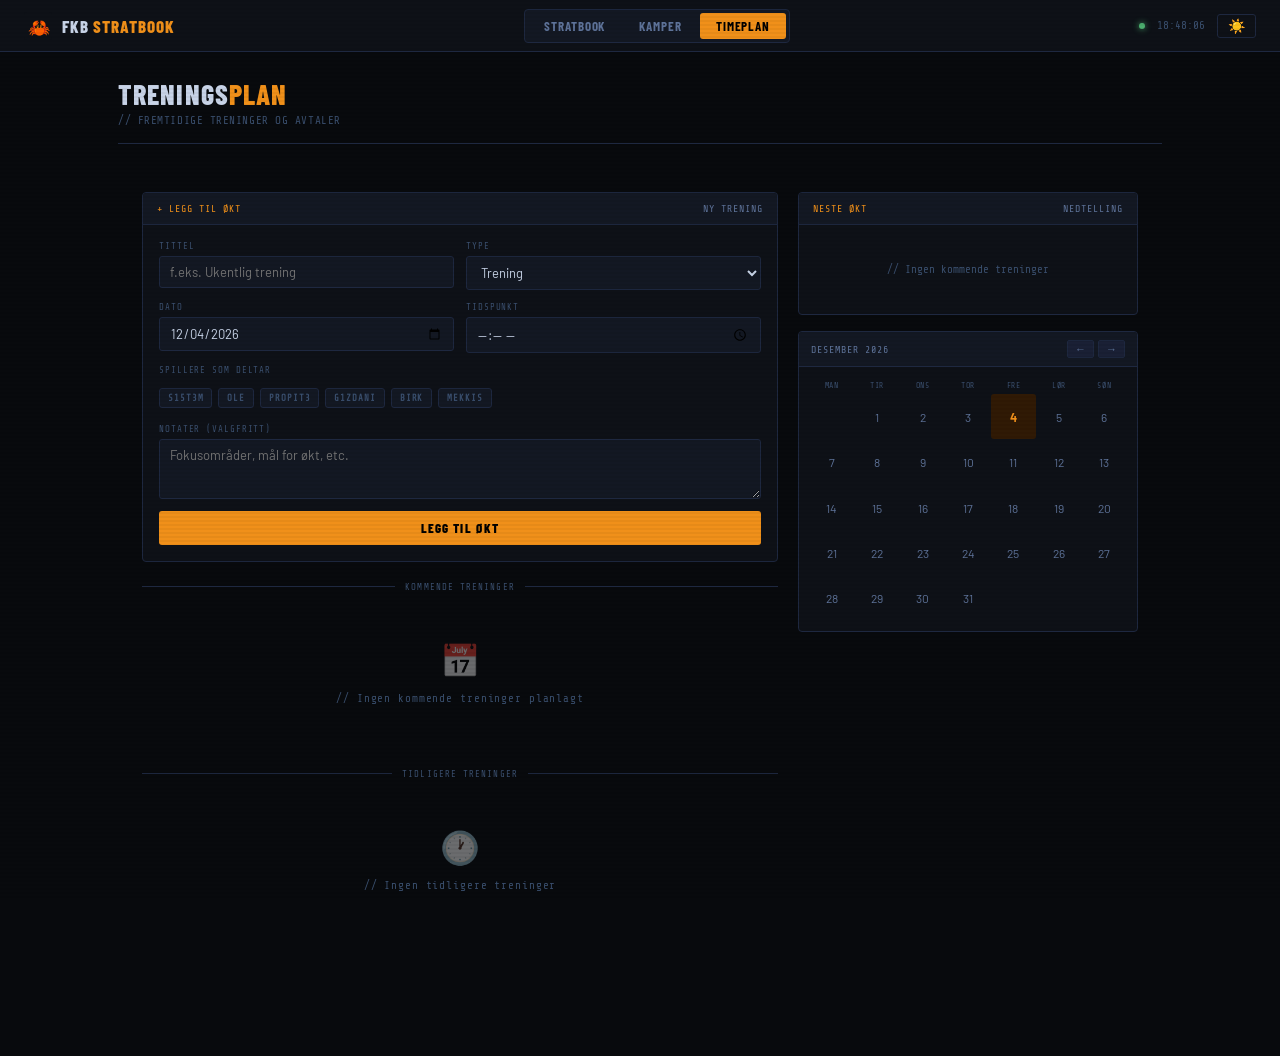
<file: pages/Timeplan.html>
<!DOCTYPE html>
<html lang="no">
<head>
  <meta charset="UTF-8">
  <meta name="viewport" content="width=device-width, initial-scale=1.0">
  <title>FKB Timeplan — Fjærkrebandittene</title>
  <link rel="preconnect" href="https://fonts.googleapis.com">
  <link rel="preconnect" href="https://fonts.gstatic.com" crossorigin>
  <link href="https://fonts.googleapis.com/css2?family=Rajdhani:wght@300;400;500;600;700&family=Share+Tech+Mono&family=Barlow+Condensed:wght@300;400;500;600;700;800;900&family=Barlow:ital,wght@0,300;0,400;0,500;0,600;0,700;1,300;1,400&display=swap" rel="stylesheet">
  <link rel="stylesheet" href="../css/main.css">
  <link rel="icon" href="data:image/svg+xml,<svg xmlns='http://www.w3.org/2000/svg' viewBox='0 0 100 100'><text y='.9em' font-size='90'>🦀</text></svg>">

  <style>
    /* ── TIMEPLAN PAGE STYLES ── */
    .timeplan-layout {
      display: grid;
      grid-template-columns: 1fr 340px;
      gap: 20px;
      padding: 20px 24px;
      max-width: 1400px;
    }

    /* ── ADD SESSION FORM ── */
    .add-session-panel {
      background: var(--bg2);
      border: 1px solid var(--border);
      border-radius: 4px;
      overflow: hidden;
      margin-bottom: 20px;
    }
    .add-session-panel .side-panel-header {
      display: flex;
      align-items: center;
      justify-content: space-between;
      padding: 10px 14px;
      background: var(--bg3);
      border-bottom: 1px solid var(--border);
      font-family: 'Share Tech Mono', monospace;
      font-size: 10px;
      letter-spacing: .1em;
      text-transform: uppercase;
      color: var(--text2);
    }
    .add-session-panel .side-panel-header span:first-child {
      color: var(--orange);
    }

    .form-grid {
      display: grid;
      grid-template-columns: 1fr 1fr;
      gap: 12px;
      padding: 16px;
    }
    .form-grid .full-width {
      grid-column: 1 / -1;
    }

    .form-group {
      display: flex;
      flex-direction: column;
      gap: 5px;
    }
    .form-group label {
      font-family: 'Share Tech Mono', monospace;
      font-size: 9px;
      letter-spacing: .1em;
      text-transform: uppercase;
      color: var(--text3);
    }
    .form-group input,
    .form-group textarea,
    .form-group select {
      background: var(--bg3);
      border: 1px solid var(--border);
      border-radius: 3px;
      padding: 7px 10px;
      color: var(--text);
      font-family: 'Barlow', sans-serif;
      font-size: 13px;
      transition: border-color .15s;
      outline: none;
    }
    .form-group input:focus,
    .form-group textarea:focus,
    .form-group select:focus {
      border-color: var(--orange);
    }
    .form-group textarea {
      resize: vertical;
      min-height: 60px;
    }
    .form-group select option {
      background: var(--bg3);
    }

    .player-checkboxes {
      display: flex;
      flex-wrap: wrap;
      gap: 6px;
      padding: 8px 0 4px;
    }
    .player-cb-label {
      display: flex;
      align-items: center;
      gap: 5px;
      cursor: pointer;
      background: var(--bg3);
      border: 1px solid var(--border);
      border-radius: 3px;
      padding: 4px 8px;
      font-family: 'Barlow Condensed', sans-serif;
      font-size: 12px;
      font-weight: 600;
      text-transform: uppercase;
      letter-spacing: .05em;
      color: var(--text2);
      transition: all .15s;
      user-select: none;
    }
    .player-cb-label input[type="checkbox"] { display: none; }
    .player-cb-label.checked { border-color: var(--orange); color: var(--orange); background: var(--orange-dim); }
    .player-cb-label:hover { border-color: var(--text3); color: var(--text); }

    .btn-add {
      background: var(--orange);
      color: #000;
      border: none;
      border-radius: 3px;
      padding: 9px 20px;
      font-family: 'Barlow Condensed', sans-serif;
      font-size: 13px;
      font-weight: 800;
      letter-spacing: .08em;
      text-transform: uppercase;
      cursor: pointer;
      transition: opacity .15s, transform .1s;
      width: 100%;
    }
    .btn-add:hover { opacity: .85; }
    .btn-add:active { transform: scale(.98); }

    /* ── SESSION CARDS ── */
    .sessions-section {
      margin-bottom: 24px;
    }

    .session-card {
      background: var(--bg2);
      border: 1px solid var(--border);
      border-radius: 4px;
      margin-bottom: 10px;
      overflow: hidden;
      transition: border-color .15s;
    }
    .session-card:hover { border-color: var(--border2); }

    .session-card-top {
      display: flex;
      align-items: center;
      justify-content: space-between;
      padding: 10px 14px;
      gap: 12px;
    }
    .session-date-block {
      display: flex;
      flex-direction: column;
      align-items: center;
      background: var(--bg3);
      border: 1px solid var(--border);
      border-radius: 3px;
      padding: 6px 12px;
      min-width: 58px;
      flex-shrink: 0;
    }
    .session-day {
      font-family: 'Share Tech Mono', monospace;
      font-size: 18px;
      font-weight: 700;
      color: var(--orange);
      line-height: 1;
    }
    .session-month {
      font-family: 'Share Tech Mono', monospace;
      font-size: 9px;
      letter-spacing: .1em;
      text-transform: uppercase;
      color: var(--text3);
      margin-top: 2px;
    }

    .session-info {
      flex: 1;
      min-width: 0;
    }
    .session-title {
      font-family: 'Barlow Condensed', sans-serif;
      font-size: 16px;
      font-weight: 700;
      letter-spacing: .04em;
      color: var(--text);
      white-space: nowrap;
      overflow: hidden;
      text-overflow: ellipsis;
    }
    .session-meta {
      display: flex;
      align-items: center;
      gap: 10px;
      margin-top: 3px;
    }
    .session-time {
      font-family: 'Share Tech Mono', monospace;
      font-size: 10px;
      color: var(--text2);
    }
    .session-type-badge {
      font-family: 'Share Tech Mono', monospace;
      font-size: 9px;
      letter-spacing: .08em;
      text-transform: uppercase;
      padding: 2px 6px;
      border-radius: 2px;
      border: 1px solid;
    }
    .badge-trening  { color: var(--teal);   border-color: var(--teal);   background: var(--teal-dim); }
    .badge-scrimmage{ color: var(--blue);   border-color: var(--blue);   background: var(--blue-dim); }
    .badge-møte     { color: var(--purple); border-color: var(--purple); background: var(--purple-dim); }
    .badge-annet    { color: var(--text2);  border-color: var(--border2); background: var(--bg3); }

    .session-players {
      display: flex;
      gap: 4px;
      align-items: center;
      flex-shrink: 0;
    }

    .session-card-body {
      border-top: 1px solid var(--border);
      padding: 10px 14px;
      font-size: 12px;
      color: var(--text2);
      font-style: italic;
      display: none;
    }
    .session-card.expanded .session-card-body { display: block; }

    .session-actions {
      display: flex;
      gap: 6px;
      flex-shrink: 0;
    }
    .btn-icon {
      background: var(--bg3);
      border: 1px solid var(--border);
      border-radius: 3px;
      color: var(--text3);
      cursor: pointer;
      font-size: 12px;
      padding: 4px 8px;
      transition: all .15s;
      font-family: 'Share Tech Mono', monospace;
    }
    .btn-icon:hover { border-color: var(--text3); color: var(--text); }
    .btn-icon.del:hover { border-color: var(--red); color: var(--red); background: var(--red-dim); }

    /* ── COUNTDOWN WIDGET ── */
    .countdown-panel {
      background: var(--bg2);
      border: 1px solid var(--border);
      border-radius: 4px;
      overflow: hidden;
      margin-bottom: 16px;
    }
    .countdown-inner {
      padding: 18px 16px;
      text-align: center;
    }
    .countdown-label {
      font-family: 'Share Tech Mono', monospace;
      font-size: 9px;
      letter-spacing: .12em;
      text-transform: uppercase;
      color: var(--text3);
      margin-bottom: 10px;
    }
    .countdown-next-name {
      font-family: 'Barlow Condensed', sans-serif;
      font-size: 18px;
      font-weight: 700;
      color: var(--text);
      margin-bottom: 14px;
    }
    .countdown-digits {
      display: flex;
      justify-content: center;
      gap: 8px;
    }
    .cd-block {
      display: flex;
      flex-direction: column;
      align-items: center;
      background: var(--bg3);
      border: 1px solid var(--border);
      border-radius: 3px;
      padding: 8px 12px;
      min-width: 52px;
    }
    .cd-num {
      font-family: 'Share Tech Mono', monospace;
      font-size: 24px;
      color: var(--orange);
      line-height: 1;
    }
    .cd-unit {
      font-family: 'Share Tech Mono', monospace;
      font-size: 8px;
      letter-spacing: .1em;
      text-transform: uppercase;
      color: var(--text3);
      margin-top: 3px;
    }
    .countdown-none {
      font-family: 'Share Tech Mono', monospace;
      font-size: 11px;
      color: var(--text3);
      padding: 20px;
      text-align: center;
    }

    /* ── MINI CALENDAR ── */
    .mini-cal {
      background: var(--bg2);
      border: 1px solid var(--border);
      border-radius: 4px;
      overflow: hidden;
    }
    .mini-cal-header {
      display: flex;
      align-items: center;
      justify-content: space-between;
      padding: 8px 12px;
      background: var(--bg3);
      border-bottom: 1px solid var(--border);
    }
    .mini-cal-title {
      font-family: 'Share Tech Mono', monospace;
      font-size: 10px;
      letter-spacing: .1em;
      text-transform: uppercase;
      color: var(--text2);
    }
    .mini-cal-nav {
      display: flex;
      gap: 4px;
    }
    .mini-cal-nav button {
      background: var(--bg4);
      border: 1px solid var(--border);
      border-radius: 2px;
      color: var(--text2);
      cursor: pointer;
      font-size: 11px;
      padding: 2px 7px;
      transition: all .15s;
    }
    .mini-cal-nav button:hover { border-color: var(--orange); color: var(--orange); }
    .cal-grid {
      display: grid;
      grid-template-columns: repeat(7, 1fr);
      gap: 0;
      padding: 10px;
    }
    .cal-day-name {
      font-family: 'Share Tech Mono', monospace;
      font-size: 8px;
      text-align: center;
      color: var(--text3);
      letter-spacing: .08em;
      text-transform: uppercase;
      padding: 4px 0;
    }
    .cal-cell {
      aspect-ratio: 1;
      display: flex;
      align-items: center;
      justify-content: center;
      font-family: 'Barlow', sans-serif;
      font-size: 12px;
      color: var(--text2);
      border-radius: 3px;
      cursor: default;
      position: relative;
      transition: background .1s;
    }
    .cal-cell.today {
      background: var(--orange-dim);
      color: var(--orange);
      font-weight: 700;
    }
    .cal-cell.has-session::after {
      content: '';
      position: absolute;
      bottom: 3px;
      left: 50%;
      transform: translateX(-50%);
      width: 4px;
      height: 4px;
      border-radius: 50%;
      background: var(--orange);
    }
    .cal-cell.empty { color: transparent; cursor: default; }

    /* ── EMPTY STATE ── */
    .empty-state {
      text-align: center;
      padding: 40px 20px;
      color: var(--text3);
      font-family: 'Share Tech Mono', monospace;
      font-size: 11px;
      letter-spacing: .08em;
    }
    .empty-state .empty-icon { font-size: 32px; margin-bottom: 12px; opacity: .4; }

    @media (max-width: 900px) {
      .timeplan-layout {
        grid-template-columns: 1fr;
        padding: 12px;
      }
    }
  </style>
</head>
<body>

  <!-- ── TOP BAR ── -->
  <header id="topbar">
    <div class="logo">
      <div class="logo-icon">
        <svg viewBox="0 0 28 28" fill="none" xmlns="http://www.w3.org/2000/svg">
          <rect width="28" height="28" rx="3" fill="#0e1117"/>
          <text x="4" y="22" font-size="18" fill="#f0901a">🦀</text>
        </svg>
      </div>
      <div class="logo-text">FKB <span>Stratbook</span></div>
    </div>

    <nav class="main-nav">
      <a href="strats.html">Stratbook</a>
      <a href="kamper.html">Kamper</a>
      <a href="Timeplan.html" class="active">Timeplan</a>
    </nav>

    <div class="topbar-right">
      <div class="live-dot"></div>
      <span id="clock">--:--:--</span>
      <button id="theme-toggle" onclick="toggleTheme()" title="Bytt tema">☀️</button>
    </div>
  </header>

  <!-- ── MAIN LAYOUT ── -->
  <div class="layout layout-nosidebar">
    <main id="main">

      <div class="page-header">
        <div>
          <div class="page-title">Trenings<span class="accent">plan</span></div>
          <div class="page-subtitle">// FREMTIDIGE TRENINGER OG AVTALER</div>
        </div>
      </div>

      <div class="timeplan-layout">

        <!-- ── LEFT: Sessions ── -->
        <div class="timeplan-left">

          <!-- Add new session form -->
          <div class="add-session-panel">
            <div class="side-panel-header">
              <span>+ Legg til økt</span>
              <span>NY TRENING</span>
            </div>
            <div class="form-grid">
              <div class="form-group">
                <label>Tittel</label>
                <input type="text" id="input-title" placeholder="f.eks. Ukentlig trening" />
              </div>
              <div class="form-group">
                <label>Type</label>
                <select id="input-type">
                  <option value="trening">Trening</option>
                  <option value="scrimmage">Scrimmage</option>
                  <option value="møte">Møte</option>
                  <option value="annet">Annet</option>
                </select>
              </div>
              <div class="form-group">
                <label>Dato</label>
                <input type="date" id="input-date" />
              </div>
              <div class="form-group">
                <label>Tidspunkt</label>
                <input type="time" id="input-time" placeholder="20:00" />
              </div>
              <div class="form-group full-width">
                <label>Spillere som deltar</label>
                <div class="player-checkboxes" id="player-checkboxes"></div>
              </div>
              <div class="form-group full-width">
                <label>Notater (valgfritt)</label>
                <textarea id="input-notes" placeholder="Fokusområder, mål for økt, etc."></textarea>
              </div>
              <div class="full-width">
                <button class="btn-add" onclick="addSession()">LEGG TIL ØKT</button>
              </div>
            </div>
          </div>

          <!-- Upcoming sessions -->
          <div class="sessions-section">
            <div class="section-divider">Kommende treninger</div>
            <div id="upcoming-sessions"></div>
          </div>

          <!-- Past sessions -->
          <div class="sessions-section">
            <div class="section-divider">Tidligere treninger</div>
            <div id="past-sessions"></div>
          </div>

        </div>

        <!-- ── RIGHT: Sidebar ── -->
        <div class="timeplan-right">

          <!-- Countdown to next session -->
          <div class="countdown-panel">
            <div class="side-panel-header" style="display:flex;align-items:center;justify-content:space-between;padding:10px 14px;background:var(--bg3);border-bottom:1px solid var(--border);font-family:'Share Tech Mono',monospace;font-size:10px;letter-spacing:.1em;text-transform:uppercase;color:var(--text2);">
              <span style="color:var(--orange);">Neste økt</span>
              <span>NEDTELLING</span>
            </div>
            <div class="countdown-inner" id="countdown-inner">
              <div class="countdown-none">// Ingen kommende treninger</div>
            </div>
          </div>

          <!-- Mini calendar -->
          <div class="mini-cal">
            <div class="mini-cal-header">
              <span class="mini-cal-title" id="cal-month-label">MAI 2025</span>
              <div class="mini-cal-nav">
                <button onclick="calPrev()">&#8592;</button>
                <button onclick="calNext()">&#8594;</button>
              </div>
            </div>
            <div class="cal-grid" id="cal-grid"></div>
          </div>

        </div>

      </div>
    </main>
  </div>

  <script src="../js/data.js"></script>
  <script src="../js/app.js"></script>
  <script>
    /* ══════════════════════════════════════════════════════
       TIMEPLAN — local logic
    ══════════════════════════════════════════════════════ */

    const PLAYERS = ['S15T3M', 'Ole', 'propit3', 'G1zdani', 'Birk', 'Mekkis'];
    const STORAGE_KEY = 'fkb-timeplan-sessions';

    let sessions = [];
    let calYear, calMonth;

    /* ── Init ── */
    function initTimeplan() {
      const saved = localStorage.getItem(STORAGE_KEY);
      sessions = saved ? JSON.parse(saved) : [];

      // Set default date to today
      const today = new Date();
      document.getElementById('input-date').valueAsDate = today;

      // Build player checkboxes
      const container = document.getElementById('player-checkboxes');
      PLAYERS.forEach(p => {
        const label = document.createElement('label');
        label.className = 'player-cb-label';
        label.dataset.player = p;
        label.innerHTML = `<input type="checkbox" value="${p}"> ${p}`;
        label.addEventListener('click', (e) => {
          e.preventDefault();
          label.classList.toggle('checked');
          label.querySelector('input').checked = label.classList.contains('checked');
        });
        container.appendChild(label);
      });

      // Init calendar
      calYear  = today.getFullYear();
      calMonth = today.getMonth();
      renderCalendar();
      renderSessions();
      renderCountdown();
    }

    /* ── Save ── */
    function saveSessions() {
      localStorage.setItem(STORAGE_KEY, JSON.stringify(sessions));
    }

    /* ── Add ── */
    function addSession() {
      const title = document.getElementById('input-title').value.trim();
      const date  = document.getElementById('input-date').value;
      const time  = document.getElementById('input-time').value;
      const type  = document.getElementById('input-type').value;
      const notes = document.getElementById('input-notes').value.trim();
      const players = [...document.querySelectorAll('.player-cb-label.checked')]
        .map(l => l.dataset.player);

      if (!title || !date) {
        document.getElementById('input-title').focus();
        document.getElementById('input-title').style.borderColor = 'var(--red)';
        setTimeout(() => document.getElementById('input-title').style.borderColor = '', 1200);
        return;
      }

      sessions.push({
        id: Date.now(),
        title, date, time, type, notes, players
      });

      // Sort by date
      sessions.sort((a, b) => new Date(a.date + ' ' + (a.time || '00:00')) - new Date(b.date + ' ' + (b.time || '00:00')));
      saveSessions();

      // Reset form
      document.getElementById('input-title').value = '';
      document.getElementById('input-notes').value = '';
      document.getElementById('input-time').value = '';
      document.querySelectorAll('.player-cb-label').forEach(l => {
        l.classList.remove('checked');
        l.querySelector('input').checked = false;
      });

      renderSessions();
      renderCountdown();
      renderCalendar();
    }

    /* ── Delete ── */
    function deleteSession(id) {
      sessions = sessions.filter(s => s.id !== id);
      saveSessions();
      renderSessions();
      renderCountdown();
      renderCalendar();
    }

    /* ── Toggle expand ── */
    function toggleExpand(id) {
      const card = document.getElementById('sc-' + id);
      if (card) card.classList.toggle('expanded');
    }

    /* ── Type badge ── */
    function typeBadge(type) {
      const map = {
        trening:   ['Trening',    'badge-trening'],
        scrimmage: ['Scrimmage',  'badge-scrimmage'],
        'møte':    ['Møte',       'badge-møte'],
        annet:     ['Annet',      'badge-annet'],
      };
      const [label, cls] = map[type] || ['Annet', 'badge-annet'];
      return `<span class="session-type-badge ${cls}">${label}</span>`;
    }

    /* ── Month names ── */
    const MONTHS_NO = ['Jan','Feb','Mar','Apr','Mai','Jun','Jul','Aug','Sep','Okt','Nov','Des'];
    const MONTHS_FULL = ['Januar','Februar','Mars','April','Mai','Juni','Juli','August','September','Oktober','November','Desember'];

    /* ── Render sessions ── */
    function renderSessions() {
      const now = new Date();
      now.setHours(0, 0, 0, 0);

      const upcoming = sessions.filter(s => new Date(s.date) >= now);
      const past     = sessions.filter(s => new Date(s.date) < now).reverse();

      document.getElementById('upcoming-sessions').innerHTML =
        upcoming.length ? upcoming.map(sessionCard).join('') :
        `<div class="empty-state"><div class="empty-icon">📅</div>// Ingen kommende treninger planlagt</div>`;

      document.getElementById('past-sessions').innerHTML =
        past.length ? past.map(sessionCard).join('') :
        `<div class="empty-state"><div class="empty-icon">🕐</div>// Ingen tidligere treninger</div>`;
    }

    function sessionCard(s) {
      const d = new Date(s.date);
      const day   = d.getDate();
      const month = MONTHS_NO[d.getMonth()];
      const playerTags = s.players.length
        ? s.players.map(p => {
            const key = p.toLowerCase().replace(/\d+/g, '');
            const cls = {s15t3m:'s',ole:'o',propit3:'p',g1zdani:'g',birk:'b',mekkis:'m'}[p.toLowerCase().split(/\d/)[0]] || '';
            return `<span class="ptag ${cls}">${p.split(/[^a-zA-Z]/)[0]}</span>`;
          }).join('') : '';

      const hasNotes = s.notes && s.notes.trim();
      const timeStr  = s.time ? `<span class="session-time">⏱ ${s.time}</span>` : '';

      return `
        <div class="session-card bracket" id="sc-${s.id}">
          <div class="session-card-top">
            <div class="session-date-block">
              <div class="session-day">${day}</div>
              <div class="session-month">${month}</div>
            </div>
            <div class="session-info" onclick="toggleExpand(${s.id})" style="cursor:pointer;">
              <div class="session-title">${s.title}</div>
              <div class="session-meta">
                ${timeStr}
                ${typeBadge(s.type)}
              </div>
            </div>
            <div class="session-players">${playerTags}</div>
            <div class="session-actions">
              ${hasNotes ? `<button class="btn-icon" onclick="toggleExpand(${s.id})" title="Notater">📋</button>` : ''}
              <button class="btn-icon del" onclick="deleteSession(${s.id})" title="Slett">✕</button>
            </div>
          </div>
          ${hasNotes ? `<div class="session-card-body">${s.notes}</div>` : ''}
        </div>`;
    }

    /* ── Countdown ── */
    function renderCountdown() {
      const now = new Date();
      const upcoming = sessions.filter(s => {
        const dt = new Date(s.date + (s.time ? 'T' + s.time : 'T00:00'));
        return dt > now;
      });

      const container = document.getElementById('countdown-inner');
      if (!upcoming.length) {
        container.innerHTML = `<div class="countdown-none">// Ingen kommende treninger</div>`;
        return;
      }

      const next = upcoming[0];
      const dt   = new Date(next.date + (next.time ? 'T' + next.time : 'T00:00'));

      function update() {
        const diff = dt - new Date();
        if (diff <= 0) { renderCountdown(); return; }
        const days  = Math.floor(diff / 86400000);
        const hours = Math.floor((diff % 86400000) / 3600000);
        const mins  = Math.floor((diff % 3600000) / 60000);
        const secs  = Math.floor((diff % 60000) / 1000);
        container.innerHTML = `
          <div class="countdown-label">// neste økt om</div>
          <div class="countdown-next-name">${next.title}</div>
          <div class="countdown-digits">
            <div class="cd-block"><div class="cd-num">${String(days).padStart(2,'0')}</div><div class="cd-unit">dager</div></div>
            <div class="cd-block"><div class="cd-num">${String(hours).padStart(2,'0')}</div><div class="cd-unit">timer</div></div>
            <div class="cd-block"><div class="cd-num">${String(mins).padStart(2,'0')}</div><div class="cd-unit">min</div></div>
            <div class="cd-block"><div class="cd-num">${String(secs).padStart(2,'0')}</div><div class="cd-unit">sek</div></div>
          </div>`;
      }
      update();
      clearInterval(window._cdInterval);
      window._cdInterval = setInterval(update, 1000);
    }

    /* ── Mini calendar ── */
    function renderCalendar() {
      const today   = new Date();
      const sessionDates = new Set(sessions.map(s => s.date));

      const label = document.getElementById('cal-month-label');
      label.textContent = MONTHS_FULL[calMonth].toUpperCase() + ' ' + calYear;

      const grid = document.getElementById('cal-grid');
      const days = ['Man','Tir','Ons','Tor','Fre','Lør','Søn'];
      let html = days.map(d => `<div class="cal-day-name">${d}</div>`).join('');

      const firstDay = new Date(calYear, calMonth, 1);
      let startDow = firstDay.getDay(); // 0=Sun
      startDow = (startDow === 0 ? 6 : startDow - 1); // Mon=0

      for (let i = 0; i < startDow; i++) html += `<div class="cal-cell empty"></div>`;

      const daysInMonth = new Date(calYear, calMonth + 1, 0).getDate();
      for (let d = 1; d <= daysInMonth; d++) {
        const dateStr = `${calYear}-${String(calMonth + 1).padStart(2,'0')}-${String(d).padStart(2,'0')}`;
        const isToday = (today.getFullYear() === calYear && today.getMonth() === calMonth && today.getDate() === d);
        const hasSes  = sessionDates.has(dateStr);
        html += `<div class="cal-cell${isToday ? ' today' : ''}${hasSes ? ' has-session' : ''}">${d}</div>`;
      }

      grid.innerHTML = html;
    }

    function calPrev() {
      calMonth--;
      if (calMonth < 0) { calMonth = 11; calYear--; }
      renderCalendar();
    }
    function calNext() {
      calMonth++;
      if (calMonth > 11) { calMonth = 0; calYear++; }
      renderCalendar();
    }

    /* ── Boot ── */
    document.addEventListener('DOMContentLoaded', () => {
      // Apply saved theme
      const theme = localStorage.getItem('fkb-theme');
      if (theme === 'light') {
        document.documentElement.classList.add('light');
        const btn = document.getElementById('theme-toggle');
        if (btn) btn.textContent = '🌙';
      }
      // Clock
      setInterval(updateClock, 1000);
      updateClock();
      // Page
      initTimeplan();
    });
  </script>
</body>
</html>
</file>
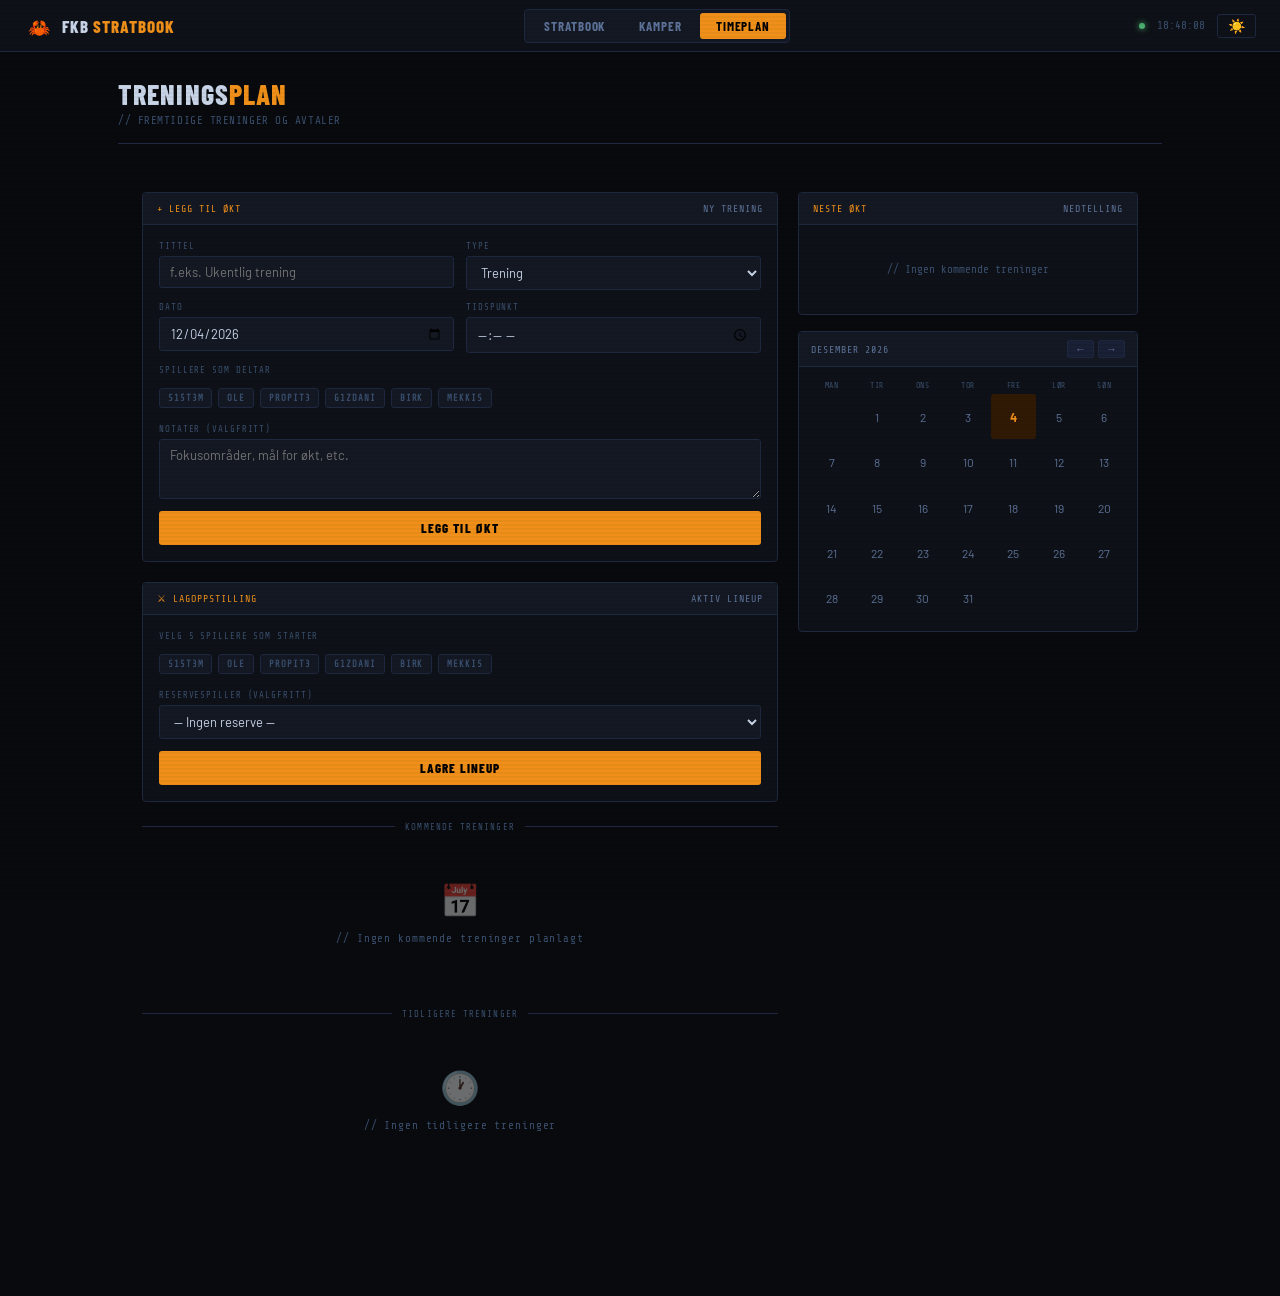
<file: pages/timeplan.html>
<!DOCTYPE html>
<html lang="no">
<head>
  <meta charset="UTF-8">
  <meta name="viewport" content="width=device-width, initial-scale=1.0">
  <title>FKB Timeplan — Fjærkrebandittene</title>
  <link rel="preconnect" href="https://fonts.googleapis.com">
  <link rel="preconnect" href="https://fonts.gstatic.com" crossorigin>
  <link href="https://fonts.googleapis.com/css2?family=Rajdhani:wght@300;400;500;600;700&family=Share+Tech+Mono&family=Barlow+Condensed:wght@300;400;500;600;700;800;900&family=Barlow:ital,wght@0,300;0,400;0,500;0,600;0,700;1,300;1,400&display=swap" rel="stylesheet">
  <link rel="stylesheet" href="../css/main.css">
  <link rel="icon" href="data:image/svg+xml,<svg xmlns='http://www.w3.org/2000/svg' viewBox='0 0 100 100'><text y='.9em' font-size='90'>🦀</text></svg>">

  <style>
    /* ── TIMEPLAN PAGE STYLES ── */
    .timeplan-layout {
      display: grid;
      grid-template-columns: 1fr 340px;
      gap: 20px;
      padding: 20px 24px;
      max-width: 1400px;
    }

    /* ── ADD SESSION FORM ── */
    .add-session-panel {
      background: var(--bg2);
      border: 1px solid var(--border);
      border-radius: 4px;
      overflow: hidden;
      margin-bottom: 20px;
    }
    .add-session-panel .side-panel-header {
      display: flex;
      align-items: center;
      justify-content: space-between;
      padding: 10px 14px;
      background: var(--bg3);
      border-bottom: 1px solid var(--border);
      font-family: 'Share Tech Mono', monospace;
      font-size: 10px;
      letter-spacing: .1em;
      text-transform: uppercase;
      color: var(--text2);
    }
    .add-session-panel .side-panel-header span:first-child {
      color: var(--orange);
    }

    .form-grid {
      display: grid;
      grid-template-columns: 1fr 1fr;
      gap: 12px;
      padding: 16px;
    }
    .form-grid .full-width {
      grid-column: 1 / -1;
    }

    .form-group {
      display: flex;
      flex-direction: column;
      gap: 5px;
    }
    .form-group label {
      font-family: 'Share Tech Mono', monospace;
      font-size: 9px;
      letter-spacing: .1em;
      text-transform: uppercase;
      color: var(--text3);
    }
    .form-group input,
    .form-group textarea,
    .form-group select {
      background: var(--bg3);
      border: 1px solid var(--border);
      border-radius: 3px;
      padding: 7px 10px;
      color: var(--text);
      font-family: 'Barlow', sans-serif;
      font-size: 13px;
      transition: border-color .15s;
      outline: none;
    }
    .form-group input:focus,
    .form-group textarea:focus,
    .form-group select:focus {
      border-color: var(--orange);
    }
    .form-group textarea {
      resize: vertical;
      min-height: 60px;
    }
    .form-group select option {
      background: var(--bg3);
    }

    .player-checkboxes {
      display: flex;
      flex-wrap: wrap;
      gap: 6px;
      padding: 8px 0 4px;
    }
    .player-cb-label {
      display: flex;
      align-items: center;
      gap: 5px;
      cursor: pointer;
      background: var(--bg3);
      border: 1px solid var(--border);
      border-radius: 3px;
      padding: 4px 8px;
      font-family: 'Barlow Condensed', sans-serif;
      font-size: 12px;
      font-weight: 600;
      text-transform: uppercase;
      letter-spacing: .05em;
      color: var(--text2);
      transition: all .15s;
      user-select: none;
    }
    .player-cb-label input[type="checkbox"] { display: none; }
    .player-cb-label.checked { border-color: var(--orange); color: var(--orange); background: var(--orange-dim); }
    .player-cb-label:hover { border-color: var(--text3); color: var(--text); }

    .btn-add {
      background: var(--orange);
      color: #000;
      border: none;
      border-radius: 3px;
      padding: 9px 20px;
      font-family: 'Barlow Condensed', sans-serif;
      font-size: 13px;
      font-weight: 800;
      letter-spacing: .08em;
      text-transform: uppercase;
      cursor: pointer;
      transition: opacity .15s, transform .1s;
      width: 100%;
    }
    .btn-add:hover { opacity: .85; }
    .btn-add:active { transform: scale(.98); }

    /* ── SESSION CARDS ── */
    .sessions-section {
      margin-bottom: 24px;
    }

    .session-card {
      background: var(--bg2);
      border: 1px solid var(--border);
      border-radius: 4px;
      margin-bottom: 10px;
      overflow: hidden;
      transition: border-color .15s;
    }
    .session-card:hover { border-color: var(--border2); }

    .session-card-top {
      display: flex;
      align-items: center;
      justify-content: space-between;
      padding: 10px 14px;
      gap: 12px;
    }
    .session-date-block {
      display: flex;
      flex-direction: column;
      align-items: center;
      background: var(--bg3);
      border: 1px solid var(--border);
      border-radius: 3px;
      padding: 6px 12px;
      min-width: 58px;
      flex-shrink: 0;
    }
    .session-day {
      font-family: 'Share Tech Mono', monospace;
      font-size: 18px;
      font-weight: 700;
      color: var(--orange);
      line-height: 1;
    }
    .session-month {
      font-family: 'Share Tech Mono', monospace;
      font-size: 9px;
      letter-spacing: .1em;
      text-transform: uppercase;
      color: var(--text3);
      margin-top: 2px;
    }

    .session-info {
      flex: 1;
      min-width: 0;
    }
    .session-title {
      font-family: 'Barlow Condensed', sans-serif;
      font-size: 16px;
      font-weight: 700;
      letter-spacing: .04em;
      color: var(--text);
      white-space: nowrap;
      overflow: hidden;
      text-overflow: ellipsis;
    }
    .session-meta {
      display: flex;
      align-items: center;
      gap: 10px;
      margin-top: 3px;
    }
    .session-time {
      font-family: 'Share Tech Mono', monospace;
      font-size: 10px;
      color: var(--text2);
    }
    .session-type-badge {
      font-family: 'Share Tech Mono', monospace;
      font-size: 9px;
      letter-spacing: .08em;
      text-transform: uppercase;
      padding: 2px 6px;
      border-radius: 2px;
      border: 1px solid;
    }
    .badge-trening  { color: var(--teal);   border-color: var(--teal);   background: var(--teal-dim); }
    .badge-scrimmage{ color: var(--blue);   border-color: var(--blue);   background: var(--blue-dim); }
    .badge-møte     { color: var(--purple); border-color: var(--purple); background: var(--purple-dim); }
    .badge-annet    { color: var(--text2);  border-color: var(--border2); background: var(--bg3); }

    .session-players {
      display: flex;
      gap: 4px;
      align-items: center;
      flex-shrink: 0;
    }

    .session-card-body {
      border-top: 1px solid var(--border);
      padding: 10px 14px;
      font-size: 12px;
      color: var(--text2);
      font-style: italic;
      display: none;
    }
    .session-card.expanded .session-card-body { display: block; }

    .session-actions {
      display: flex;
      gap: 6px;
      flex-shrink: 0;
    }
    .btn-icon {
      background: var(--bg3);
      border: 1px solid var(--border);
      border-radius: 3px;
      color: var(--text3);
      cursor: pointer;
      font-size: 12px;
      padding: 4px 8px;
      transition: all .15s;
      font-family: 'Share Tech Mono', monospace;
    }
    .btn-icon:hover { border-color: var(--text3); color: var(--text); }
    .btn-icon.del:hover { border-color: var(--red); color: var(--red); background: var(--red-dim); }

    /* ── COUNTDOWN WIDGET ── */
    .countdown-panel {
      background: var(--bg2);
      border: 1px solid var(--border);
      border-radius: 4px;
      overflow: hidden;
      margin-bottom: 16px;
    }
    .countdown-inner {
      padding: 18px 16px;
      text-align: center;
    }
    .countdown-label {
      font-family: 'Share Tech Mono', monospace;
      font-size: 9px;
      letter-spacing: .12em;
      text-transform: uppercase;
      color: var(--text3);
      margin-bottom: 10px;
    }
    .countdown-next-name {
      font-family: 'Barlow Condensed', sans-serif;
      font-size: 18px;
      font-weight: 700;
      color: var(--text);
      margin-bottom: 14px;
    }
    .countdown-digits {
      display: flex;
      justify-content: center;
      gap: 8px;
    }
    .cd-block {
      display: flex;
      flex-direction: column;
      align-items: center;
      background: var(--bg3);
      border: 1px solid var(--border);
      border-radius: 3px;
      padding: 8px 12px;
      min-width: 52px;
    }
    .cd-num {
      font-family: 'Share Tech Mono', monospace;
      font-size: 24px;
      color: var(--orange);
      line-height: 1;
    }
    .cd-unit {
      font-family: 'Share Tech Mono', monospace;
      font-size: 8px;
      letter-spacing: .1em;
      text-transform: uppercase;
      color: var(--text3);
      margin-top: 3px;
    }
    .countdown-none {
      font-family: 'Share Tech Mono', monospace;
      font-size: 11px;
      color: var(--text3);
      padding: 20px;
      text-align: center;
    }

    /* ── MINI CALENDAR ── */
    .mini-cal {
      background: var(--bg2);
      border: 1px solid var(--border);
      border-radius: 4px;
      overflow: hidden;
    }
    .mini-cal-header {
      display: flex;
      align-items: center;
      justify-content: space-between;
      padding: 8px 12px;
      background: var(--bg3);
      border-bottom: 1px solid var(--border);
    }
    .mini-cal-title {
      font-family: 'Share Tech Mono', monospace;
      font-size: 10px;
      letter-spacing: .1em;
      text-transform: uppercase;
      color: var(--text2);
    }
    .mini-cal-nav {
      display: flex;
      gap: 4px;
    }
    .mini-cal-nav button {
      background: var(--bg4);
      border: 1px solid var(--border);
      border-radius: 2px;
      color: var(--text2);
      cursor: pointer;
      font-size: 11px;
      padding: 2px 7px;
      transition: all .15s;
    }
    .mini-cal-nav button:hover { border-color: var(--orange); color: var(--orange); }
    .cal-grid {
      display: grid;
      grid-template-columns: repeat(7, 1fr);
      gap: 0;
      padding: 10px;
    }
    .cal-day-name {
      font-family: 'Share Tech Mono', monospace;
      font-size: 8px;
      text-align: center;
      color: var(--text3);
      letter-spacing: .08em;
      text-transform: uppercase;
      padding: 4px 0;
    }
    .cal-cell {
      aspect-ratio: 1;
      display: flex;
      align-items: center;
      justify-content: center;
      font-family: 'Barlow', sans-serif;
      font-size: 12px;
      color: var(--text2);
      border-radius: 3px;
      cursor: default;
      position: relative;
      transition: background .1s;
    }
    .cal-cell.today {
      background: var(--orange-dim);
      color: var(--orange);
      font-weight: 700;
    }
    .cal-cell.has-session::after {
      content: '';
      position: absolute;
      bottom: 3px;
      left: 50%;
      transform: translateX(-50%);
      width: 4px;
      height: 4px;
      border-radius: 50%;
      background: var(--orange);
    }
    .cal-cell.empty { color: transparent; cursor: default; }

    /* ── EMPTY STATE ── */
    .empty-state {
      text-align: center;
      padding: 40px 20px;
      color: var(--text3);
      font-family: 'Share Tech Mono', monospace;
      font-size: 11px;
      letter-spacing: .08em;
    }
    .empty-state .empty-icon { font-size: 32px; margin-bottom: 12px; opacity: .4; }

    @media (max-width: 900px) {
      .timeplan-layout {
        grid-template-columns: 1fr;
        padding: 12px;
      }
    }
  </style>
</head>
<body>

  <!-- ── TOP BAR ── -->
  <header id="topbar">
    <div class="logo">
      <div class="logo-icon">
        <svg viewBox="0 0 28 28" fill="none" xmlns="http://www.w3.org/2000/svg">
          <rect width="28" height="28" rx="3" fill="#0e1117"/>
          <text x="4" y="22" font-size="18" fill="#f0901a">🦀</text>
        </svg>
      </div>
      <div class="logo-text">FKB <span>Stratbook</span></div>
    </div>

    <nav class="main-nav">
      <a href="strats.html">Stratbook</a>
      <a href="kamper.html">Kamper</a>
      <a href="Timeplan.html" class="active">Timeplan</a>
    </nav>

    <div class="topbar-right">
      <div class="live-dot"></div>
      <span id="clock">--:--:--</span>
      <button id="theme-toggle" onclick="toggleTheme()" title="Bytt tema">☀️</button>
    </div>
  </header>

  <!-- ── MAIN LAYOUT ── -->
  <div class="layout layout-nosidebar">
    <main id="main">

      <div class="page-header">
        <div>
          <div class="page-title">Trenings<span class="accent">plan</span></div>
          <div class="page-subtitle">// FREMTIDIGE TRENINGER OG AVTALER</div>
        </div>
      </div>

      <div class="timeplan-layout">

        <!-- ── LEFT: Sessions ── -->
        <div class="timeplan-left">

          <!-- Add new session form -->
          <div class="add-session-panel">
            <div class="side-panel-header">
              <span>+ Legg til økt</span>
              <span>NY TRENING</span>
            </div>
            <div class="form-grid">
              <div class="form-group">
                <label>Tittel</label>
                <input type="text" id="input-title" placeholder="f.eks. Ukentlig trening" />
              </div>
              <div class="form-group">
                <label>Type</label>
                <select id="input-type">
                  <option value="trening">Trening</option>
                  <option value="scrimmage">Scrimmage</option>
                  <option value="møte">Møte</option>
                  <option value="annet">Annet</option>
                </select>
              </div>
              <div class="form-group">
                <label>Dato</label>
                <input type="date" id="input-date" />
              </div>
              <div class="form-group">
                <label>Tidspunkt</label>
                <input type="time" id="input-time" placeholder="20:00" />
              </div>
              <div class="form-group full-width">
                <label>Spillere som deltar</label>
                <div class="player-checkboxes" id="player-checkboxes"></div>
              </div>
              <div class="form-group full-width">
                <label>Notater (valgfritt)</label>
                <textarea id="input-notes" placeholder="Fokusområder, mål for økt, etc."></textarea>
              </div>
              <div class="full-width">
                <button class="btn-add" onclick="addSession()">LEGG TIL ØKT</button>
              </div>
            </div>
          </div>

          <!-- ── LAGOPPSTILLING ── -->
          <div class="add-session-panel">
            <div class="side-panel-header">
              <span>⚔ Lagoppstilling</span>
              <span>AKTIV LINEUP</span>
            </div>
            <div class="form-grid">
              <div class="form-group full-width">
                <label>Velg 5 spillere som starter</label>
                <div class="player-checkboxes" id="lineup-checkboxes"></div>
                <div id="lineup-warning" style="font-family:'Share Tech Mono',monospace;font-size:9px;color:var(--red);margin-top:6px;display:none;">// Velg nøyaktig 5 spillere</div>
              </div>
              <div class="form-group full-width">
                <label>Reservespiller (valgfritt)</label>
                <select id="lineup-reserve">
                  <option value="">— Ingen reserve —</option>
                </select>
              </div>
              <div class="full-width" style="display:flex;gap:8px;">
                <button class="btn-add" onclick="saveLineup()">LAGRE LINEUP</button>
              </div>
              <div class="form-group full-width" id="lineup-display" style="display:none;">
                <label>Aktiv lineup</label>
                <div id="lineup-output" style="display:flex;flex-wrap:wrap;gap:6px;padding-top:4px;"></div>
              </div>
            </div>
          </div>

          <!-- Upcoming sessions -->
          <div class="sessions-section">
            <div class="section-divider">Kommende treninger</div>
            <div id="upcoming-sessions"></div>
          </div>

          <!-- Past sessions -->
          <div class="sessions-section">
            <div class="section-divider">Tidligere treninger</div>
            <div id="past-sessions"></div>
          </div>

        </div>

        <!-- ── RIGHT: Sidebar ── -->
        <div class="timeplan-right">

          <!-- Countdown to next session -->
          <div class="countdown-panel">
            <div class="side-panel-header" style="display:flex;align-items:center;justify-content:space-between;padding:10px 14px;background:var(--bg3);border-bottom:1px solid var(--border);font-family:'Share Tech Mono',monospace;font-size:10px;letter-spacing:.1em;text-transform:uppercase;color:var(--text2);">
              <span style="color:var(--orange);">Neste økt</span>
              <span>NEDTELLING</span>
            </div>
            <div class="countdown-inner" id="countdown-inner">
              <div class="countdown-none">// Ingen kommende treninger</div>
            </div>
          </div>

          <!-- Mini calendar -->
          <div class="mini-cal">
            <div class="mini-cal-header">
              <span class="mini-cal-title" id="cal-month-label">MAI 2025</span>
              <div class="mini-cal-nav">
                <button onclick="calPrev()">&#8592;</button>
                <button onclick="calNext()">&#8594;</button>
              </div>
            </div>
            <div class="cal-grid" id="cal-grid"></div>
          </div>

        </div>

      </div>
    </main>
  </div>

  <script src="../js/data.js"></script>
  <script src="../js/app.js"></script>
  <script>
    /* ══════════════════════════════════════════════════════
       TIMEPLAN — local logic
    ══════════════════════════════════════════════════════ */

    const PLAYERS = ['S15T3M', 'Ole', 'propit3', 'G1zdani', 'Birk', 'Mekkis'];
    const STORAGE_KEY = 'fkb-timeplan-sessions';
    const DISCORD_WEBHOOK = 'https://discord.com/api/webhooks/1501499268681433100/Cjuk8OhBG1WLwvp_XyNAPgKyGHhnsRtmOn7Fo-uMCJtA5Rhxahk1Q4m1Em9WxmABDbyZ';

    /* ── Send to Discord ── */
    async function sendDiscordNotification(session) {
      const typeEmoji = { trening: '🏋️', scrimmage: '⚔️', 'møte': '📋', annet: '📌' };
      const typeLabel = { trening: 'Trening', scrimmage: 'Scrimmage', 'møte': 'Møte', annet: 'Annet' };

      const d = new Date(session.date);
      const MONTHS_FULL_NO = ['januar','februar','mars','april','mai','juni','juli','august','september','oktober','november','desember'];
      const dateStr = `${d.getDate()}. ${MONTHS_FULL_NO[d.getMonth()]} ${d.getFullYear()}`;

      const emoji  = typeEmoji[session.type] || '📌';
      const label  = typeLabel[session.type] || 'Annet';
      const time   = session.time ? `\n⏱️  **Tidspunkt:** ${session.time}` : '';
      const players = session.players.length ? `\n👥  **Spillere:** ${session.players.join(', ')}` : '';
      const notes  = session.notes ? `\n📝  **Notater:** ${session.notes}` : '';

      const payload = {
        username: 'FKB Stratbook',
        avatar_url: 'https://cdn.discordapp.com/embed/avatars/0.png',
        embeds: [{
          color: 0xf0901a,
          title: `${emoji}  ${session.title}`,
          description: `**Type:** ${label}\n📅  **Dato:** ${dateStr}${time}${players}${notes}`,
          footer: { text: 'Fjærkrebandittene · FKB Stratbook' },
          timestamp: new Date().toISOString()
        }]
      };

      try {
        await fetch(DISCORD_WEBHOOK, {
          method: 'POST',
          headers: { 'Content-Type': 'application/json' },
          body: JSON.stringify(payload)
        });
      } catch (e) {
        console.warn('Discord-varsling feilet:', e);
      }
    }

    let sessions = [];
    let calYear, calMonth;

    /* ── Init ── */
    function initTimeplan() {
      const saved = localStorage.getItem(STORAGE_KEY);
      sessions = saved ? JSON.parse(saved) : [];

      // Set default date to today
      const today = new Date();
      document.getElementById('input-date').valueAsDate = today;

      // Build player checkboxes
      const container = document.getElementById('player-checkboxes');
      PLAYERS.forEach(p => {
        const label = document.createElement('label');
        label.className = 'player-cb-label';
        label.dataset.player = p;
        label.innerHTML = `<input type="checkbox" value="${p}"> ${p}`;
        label.addEventListener('click', (e) => {
          e.preventDefault();
          label.classList.toggle('checked');
          label.querySelector('input').checked = label.classList.contains('checked');
        });
        container.appendChild(label);
      });

      // Init calendar
      calYear  = today.getFullYear();
      calMonth = today.getMonth();
      renderCalendar();
      renderSessions();
      renderCountdown();
    }

    /* ── Save ── */
    function saveSessions() {
      localStorage.setItem(STORAGE_KEY, JSON.stringify(sessions));
    }

    /* ── Add ── */
    function addSession() {
      const title = document.getElementById('input-title').value.trim();
      const date  = document.getElementById('input-date').value;
      const time  = document.getElementById('input-time').value;
      const type  = document.getElementById('input-type').value;
      const notes = document.getElementById('input-notes').value.trim();
      const players = [...document.querySelectorAll('.player-cb-label.checked')]
        .map(l => l.dataset.player);

      if (!title || !date) {
        document.getElementById('input-title').focus();
        document.getElementById('input-title').style.borderColor = 'var(--red)';
        setTimeout(() => document.getElementById('input-title').style.borderColor = '', 1200);
        return;
      }

      sessions.push({
        id: Date.now(),
        title, date, time, type, notes, players
      });

      // Sort by date
      sessions.sort((a, b) => new Date(a.date + ' ' + (a.time || '00:00')) - new Date(b.date + ' ' + (b.time || '00:00')));
      saveSessions();

      // Reset form
      document.getElementById('input-title').value = '';
      document.getElementById('input-notes').value = '';
      document.getElementById('input-time').value = '';
      document.querySelectorAll('.player-cb-label').forEach(l => {
        l.classList.remove('checked');
        l.querySelector('input').checked = false;
      });

      renderSessions();
      renderCountdown();
      renderCalendar();

      // Send Discord-varsling
      sendDiscordNotification(sessions.find(s => s.title === title && s.date === date));
    }

    /* ── Delete ── */
    function deleteSession(id) {
      sessions = sessions.filter(s => s.id !== id);
      saveSessions();
      renderSessions();
      renderCountdown();
      renderCalendar();
    }

    /* ── Toggle expand ── */
    function toggleExpand(id) {
      const card = document.getElementById('sc-' + id);
      if (card) card.classList.toggle('expanded');
    }

    /* ── Type badge ── */
    function typeBadge(type) {
      const map = {
        trening:   ['Trening',    'badge-trening'],
        scrimmage: ['Scrimmage',  'badge-scrimmage'],
        'møte':    ['Møte',       'badge-møte'],
        annet:     ['Annet',      'badge-annet'],
      };
      const [label, cls] = map[type] || ['Annet', 'badge-annet'];
      return `<span class="session-type-badge ${cls}">${label}</span>`;
    }

    /* ── Month names ── */
    const MONTHS_NO = ['Jan','Feb','Mar','Apr','Mai','Jun','Jul','Aug','Sep','Okt','Nov','Des'];
    const MONTHS_FULL = ['Januar','Februar','Mars','April','Mai','Juni','Juli','August','September','Oktober','November','Desember'];

    /* ── Render sessions ── */
    function renderSessions() {
      const now = new Date();
      now.setHours(0, 0, 0, 0);

      const upcoming = sessions.filter(s => new Date(s.date) >= now);
      const past     = sessions.filter(s => new Date(s.date) < now).reverse();

      document.getElementById('upcoming-sessions').innerHTML =
        upcoming.length ? upcoming.map(sessionCard).join('') :
        `<div class="empty-state"><div class="empty-icon">📅</div>// Ingen kommende treninger planlagt</div>`;

      document.getElementById('past-sessions').innerHTML =
        past.length ? past.map(sessionCard).join('') :
        `<div class="empty-state"><div class="empty-icon">🕐</div>// Ingen tidligere treninger</div>`;
    }

    function sessionCard(s) {
      const d = new Date(s.date);
      const day   = d.getDate();
      const month = MONTHS_NO[d.getMonth()];
      const playerTags = s.players.length
        ? s.players.map(p => {
            const key = p.toLowerCase().replace(/\d+/g, '');
            const cls = {s15t3m:'s',ole:'o',propit3:'p',g1zdani:'g',birk:'b',mekkis:'m'}[p.toLowerCase()] || '';
            return `<span class="ptag ${cls}">${p}</span>`;
          }).join('') : '';

      const hasNotes = s.notes && s.notes.trim();
      const timeStr  = s.time ? `<span class="session-time">⏱ ${s.time}</span>` : '';

      return `
        <div class="session-card bracket" id="sc-${s.id}">
          <div class="session-card-top">
            <div class="session-date-block">
              <div class="session-day">${day}</div>
              <div class="session-month">${month}</div>
            </div>
            <div class="session-info" onclick="toggleExpand(${s.id})" style="cursor:pointer;">
              <div class="session-title">${s.title}</div>
              <div class="session-meta">
                ${timeStr}
                ${typeBadge(s.type)}
              </div>
            </div>
            <div class="session-players">${playerTags}</div>
            <div class="session-actions">
              ${hasNotes ? `<button class="btn-icon" onclick="toggleExpand(${s.id})" title="Notater">📋</button>` : ''}
              <button class="btn-icon del" onclick="deleteSession(${s.id})" title="Slett">✕</button>
            </div>
          </div>
          ${hasNotes ? `<div class="session-card-body">${s.notes}</div>` : ''}
        </div>`;
    }

    /* ── Countdown ── */
    function renderCountdown() {
      const now = new Date();
      const upcoming = sessions.filter(s => {
        const dt = new Date(s.date + (s.time ? 'T' + s.time : 'T00:00'));
        return dt > now;
      });

      const container = document.getElementById('countdown-inner');
      if (!upcoming.length) {
        container.innerHTML = `<div class="countdown-none">// Ingen kommende treninger</div>`;
        return;
      }

      const next = upcoming[0];
      const dt   = new Date(next.date + (next.time ? 'T' + next.time : 'T00:00'));

      function update() {
        const diff = dt - new Date();
        if (diff <= 0) { renderCountdown(); return; }
        const days  = Math.floor(diff / 86400000);
        const hours = Math.floor((diff % 86400000) / 3600000);
        const mins  = Math.floor((diff % 3600000) / 60000);
        const secs  = Math.floor((diff % 60000) / 1000);
        container.innerHTML = `
          <div class="countdown-label">// neste økt om</div>
          <div class="countdown-next-name">${next.title}</div>
          <div class="countdown-digits">
            <div class="cd-block"><div class="cd-num">${String(days).padStart(2,'0')}</div><div class="cd-unit">dager</div></div>
            <div class="cd-block"><div class="cd-num">${String(hours).padStart(2,'0')}</div><div class="cd-unit">timer</div></div>
            <div class="cd-block"><div class="cd-num">${String(mins).padStart(2,'0')}</div><div class="cd-unit">min</div></div>
            <div class="cd-block"><div class="cd-num">${String(secs).padStart(2,'0')}</div><div class="cd-unit">sek</div></div>
          </div>`;
      }
      update();
      clearInterval(window._cdInterval);
      window._cdInterval = setInterval(update, 1000);
    }

    /* ── Mini calendar ── */
    function renderCalendar() {
      const today   = new Date();
      const sessionDates = new Set(sessions.map(s => s.date));

      const label = document.getElementById('cal-month-label');
      label.textContent = MONTHS_FULL[calMonth].toUpperCase() + ' ' + calYear;

      const grid = document.getElementById('cal-grid');
      const days = ['Man','Tir','Ons','Tor','Fre','Lør','Søn'];
      let html = days.map(d => `<div class="cal-day-name">${d}</div>`).join('');

      const firstDay = new Date(calYear, calMonth, 1);
      let startDow = firstDay.getDay(); // 0=Sun
      startDow = (startDow === 0 ? 6 : startDow - 1); // Mon=0

      for (let i = 0; i < startDow; i++) html += `<div class="cal-cell empty"></div>`;

      const daysInMonth = new Date(calYear, calMonth + 1, 0).getDate();
      for (let d = 1; d <= daysInMonth; d++) {
        const dateStr = `${calYear}-${String(calMonth + 1).padStart(2,'0')}-${String(d).padStart(2,'0')}`;
        const isToday = (today.getFullYear() === calYear && today.getMonth() === calMonth && today.getDate() === d);
        const hasSes  = sessionDates.has(dateStr);
        html += `<div class="cal-cell${isToday ? ' today' : ''}${hasSes ? ' has-session' : ''}">${d}</div>`;
      }

      grid.innerHTML = html;
    }

    function calPrev() {
      calMonth--;
      if (calMonth < 0) { calMonth = 11; calYear--; }
      renderCalendar();
    }
    function calNext() {
      calMonth++;
      if (calMonth > 11) { calMonth = 0; calYear++; }
      renderCalendar();
    }

    /* ── Lagoppstilling ── */
    const LINEUP_KEY = 'fkb-lineup';

    function initLineup() {
      const cbContainer = document.getElementById('lineup-checkboxes');
      const reserveSelect = document.getElementById('lineup-reserve');

      PLAYERS.forEach(p => {
        const label = document.createElement('label');
        label.className = 'player-cb-label';
        label.dataset.player = p;
        label.innerHTML = `<input type="checkbox" value="${p}"> ${p}`;
        label.addEventListener('click', (e) => {
          e.preventDefault();
          const checked = document.querySelectorAll('#lineup-checkboxes .player-cb-label.checked');
          if (!label.classList.contains('checked') && checked.length >= 5) {
            document.getElementById('lineup-warning').style.display = 'block';
            return;
          }
          document.getElementById('lineup-warning').style.display = 'none';
          label.classList.toggle('checked');
          label.querySelector('input').checked = label.classList.contains('checked');
        });
        cbContainer.appendChild(label);
      });

      PLAYERS.forEach(p => {
        const opt = document.createElement('option');
        opt.value = p;
        opt.textContent = p;
        reserveSelect.appendChild(opt);
      });

      const saved = localStorage.getItem(LINEUP_KEY);
      if (saved) {
        const { starters, reserve } = JSON.parse(saved);
        document.querySelectorAll('#lineup-checkboxes .player-cb-label').forEach(l => {
          if (starters.includes(l.dataset.player)) {
            l.classList.add('checked');
            l.querySelector('input').checked = true;
          }
        });
        if (reserve) reserveSelect.value = reserve;
        showLineup(starters, reserve);
      }
    }

    function saveLineup() {
      const starters = [...document.querySelectorAll('#lineup-checkboxes .player-cb-label.checked')]
        .map(l => l.dataset.player);
      const reserve = document.getElementById('lineup-reserve').value;

      if (starters.length !== 5) {
        document.getElementById('lineup-warning').style.display = 'block';
        return;
      }
      document.getElementById('lineup-warning').style.display = 'none';
      localStorage.setItem(LINEUP_KEY, JSON.stringify({ starters, reserve }));
      showLineup(starters, reserve);
      sendLineupToDiscord(starters, reserve);
    }

    async function sendLineupToDiscord(starters, reserve) {
      const roleMap = { S15T3M:'IGL / AWP', Ole:'Support / Rifler', propit3:'Entry / Support', G1zdani:'Lurk / Anchor', Birk:'Entry / Rifler', Mekkis:'Entry / Rifler' };
      const playerLines = starters.map(p => `• **${p}** — ${roleMap[p] || ''}`).join('\n');
      const reserveLine = reserve ? `\n🪑  **Reserve:** ${reserve}` : '';

      const payload = {
        username: 'FKB Stratbook',
        avatar_url: 'https://cdn.discordapp.com/embed/avatars/0.png',
        embeds: [{
          color: 0xf0901a,
          title: '⚔️  Lagoppstilling oppdatert',
          description: `**Starters:**\n${playerLines}${reserveLine}`,
          footer: { text: 'Fjærkrebandittene · FKB Stratbook' },
          timestamp: new Date().toISOString()
        }]
      };

      try {
        await fetch(DISCORD_WEBHOOK, {
          method: 'POST',
          headers: { 'Content-Type': 'application/json' },
          body: JSON.stringify(payload)
        });
      } catch (e) {
        console.warn('Discord-varsling feilet:', e);
      }
    }

    function showLineup(starters, reserve) {
      const display = document.getElementById('lineup-display');
      const output  = document.getElementById('lineup-output');
      const clsMap  = { s15t3m:'s', ole:'o', propit3:'p', g1zdani:'g', birk:'b', mekkis:'m' };
      const roleMap = { S15T3M:'IGL / AWP', Ole:'Support / Rifler', propit3:'Entry / Support', G1zdani:'Lurk / Anchor', Birk:'Entry / Rifler', Mekkis:'Entry / Rifler' };
      display.style.display = 'block';
      output.style.flexDirection = 'column';
      output.style.gap = '7px';
      output.innerHTML = starters.map(p => {
        const cls  = clsMap[p.toLowerCase()] || '';
        const role = roleMap[p] || '';
        return `<div style="display:flex;align-items:center;gap:10px;">
          <span class="ptag ${cls}">${p}</span>
          <span style="font-family:'Barlow',sans-serif;font-size:12px;color:var(--text2);">${role}</span>
        </div>`;
      }).join('') + (reserve ? `<div style="display:flex;align-items:center;gap:10px;margin-top:2px;">
          <span style="font-family:'Share Tech Mono',monospace;font-size:9px;color:var(--text3);">+ ${reserve} (reserve)</span>
        </div>` : '');
    }

    /* ── Boot ── */
    document.addEventListener('DOMContentLoaded', () => {
      // Apply saved theme
      const theme = localStorage.getItem('fkb-theme');
      if (theme === 'light') {
        document.documentElement.classList.add('light');
        const btn = document.getElementById('theme-toggle');
        if (btn) btn.textContent = '🌙';
      }
      // Clock
      setInterval(updateClock, 1000);
      updateClock();
      // Page
      initTimeplan();
      initLineup();
    });
  </script>
</body>
</html>
</file>
<file: css/main.css>
*, *::before, *::after { box-sizing: border-box; margin: 0; padding: 0; }

:root {
  --bg:        #080a0d;
  --bg2:       #0e1117;
  --bg3:       #131823;
  --bg4:       #1a2035;
  --border:    #1e2840;
  --border2:   #2a3654;
  --text:      #c8d4e8;
  --text2:     #5e7399;
  --text3:     #3a4f6e;
  --orange:    #f0901a;
  --orange2:   #ff6a00;
  --orange-dim:#301a05;
  --yellow:    #f5c518;
  --blue:      #3d8bcd;
  --blue-dim:  #0d1e35;
  --green:     #4caf6f;
  --green-dim: #0d2418;
  --red:       #e05252;
  --red-dim:   #2a0d0d;
  --purple:    #9b7fd4;
  --purple-dim:#1e1535;
  --pink:      #d46b9e;
  --pink-dim:  #2a0f1f;
  --teal:      #3ecfcf;
  --teal-dim:  #0a2828;

  /* Player colors */
  --c-s15: #3d8bcd;
  --c-ole: #4caf6f;
  --c-pro: #f0901a;
  --c-birk: #e05252;
  --c-mek: #9b7fd4;
  --c-g1z: #f5c518;
}

.player-link {
  text-decoration: none;
}
.player-link:hover .ptag {
  opacity: 0.75;
  transition: opacity 0.15s;
}

/* ── LIGHT MODE ── */
html.light {
  --bg:        #f0f2f5;
  --bg2:       #ffffff;
  --bg3:       #e8ecf2;
  --bg4:       #dde3ed;
  --border:    #c8d0de;
  --border2:   #a8b4c8;
  --text:      #1a2035;
  --text2:     #4a5878;
  --text3:     #8494b0;
  --orange-dim:#fef3e2;
  --blue-dim:  #e8f0f8;
  --green-dim: #e8f5ee;
  --red-dim:   #faeaea;
  --purple-dim:#f0ecfa;
  --pink-dim:  #faeaf3;
}
body {
  font-family: 'Barlow', sans-serif;
  background: var(--bg);
  color: var(--text);
  min-height: 100vh;
  overflow-x: hidden;
}

/* Scanline overlay */
body::before {
  content: '';
  position: fixed;
  inset: 0;
  background: repeating-linear-gradient(
    0deg,
    transparent,
    transparent 2px,
    rgba(0,0,0,0.04) 2px,
    rgba(0,0,0,0.04) 4px
  );
  pointer-events: none;
  z-index: 9999;
}

/* Corner brackets decorator */
.bracket {
  position: relative;
}
.bracket::before, .bracket::after {
  content: '';
  position: absolute;
  width: 10px;
  height: 10px;
  border-color: var(--orange);
  border-style: solid;
  opacity: 0.5;
}
.bracket::before { top: -1px; left: -1px; border-width: 2px 0 0 2px; }
.bracket::after  { bottom: -1px; right: -1px; border-width: 0 2px 2px 0; }

/* ── TOP BAR ── */
#topbar {
  display: flex;
  align-items: center;
  justify-content: space-between;
  padding: 0 24px;
  height: 52px;
  background: var(--bg2);
  border-bottom: 1px solid var(--border);
  position: sticky;
  top: 0;
  z-index: 200;
  gap: 16px;
}

.logo {
  display: flex;
  align-items: center;
  gap: 10px;
  flex-shrink: 0;
}
.logo-icon {
  width: 28px;
  height: 28px;
  position: relative;
}
.logo-icon svg { width: 100%; height: 100%; }
.logo-text {
  font-family: 'Barlow Condensed', sans-serif;
  font-size: 17px;
  font-weight: 800;
  letter-spacing: 0.06em;
  text-transform: uppercase;
  color: var(--text);
}
.logo-text span { color: var(--orange); }

/* main nav tabs */
.main-nav {
  display: flex;
  gap: 2px;
  background: var(--bg3);
  border: 1px solid var(--border);
  border-radius: 4px;
  padding: 3px;
  flex-shrink: 0;
}
.main-nav a {
  display: inline-block;
  padding: 5px 16px;
  text-decoration: none;
  background: transparent;
  color: var(--text2);
  font-family: 'Barlow Condensed', sans-serif;
  font-size: 13px;
  font-weight: 700;
  letter-spacing: 0.07em;
  text-transform: uppercase;
  border-radius: 3px;
  transition: all 0.15s;
  white-space: nowrap;
}
.main-nav a:hover { color: var(--text); background: var(--bg4); }
.main-nav a.active {
  background: var(--orange);
  color: #000;
}

/* topbar right */
.topbar-right {
  display: flex;
  align-items: center;
  gap: 12px;
  font-family: 'Share Tech Mono', monospace;
  font-size: 11px;
  color: var(--text3);
  flex-shrink: 0;
}
.live-dot {
  width: 6px; height: 6px;
  border-radius: 50%;
  background: var(--green);
  box-shadow: 0 0 6px var(--green);
  animation: pulse 2s infinite;
}
@keyframes pulse { 0%,100%{opacity:1} 50%{opacity:0.3} }

#theme-toggle {
  background: none;
  border: 1px solid var(--border);
  border-radius: 3px;
  padding: 4px 10px;
  cursor: pointer;
  font-size: 14px;
  line-height: 1;
  transition: border-color 0.15s;
  color: var(--text);
}
#theme-toggle:hover { border-color: var(--orange); }

/* ── MAIN LAYOUT ── */
.layout {
  display: flex;
  min-height: calc(100vh - 52px);
}
.layout.layout-nosidebar #main {
  max-width: 1100px;
  margin: 0 auto;
  width: 100%;
}

/* ── SIDEBAR ── */
#sidebar {
  width: 200px;
  flex-shrink: 0;
  background: var(--bg2);
  border-right: 1px solid var(--border);
  padding: 16px 0;
  position: sticky;
  top: 52px;
  height: calc(100vh - 52px);
  overflow-y: auto;
}

/* ── SIDEBAR COLLAPSE ── */
#sidebar {
  position: relative;
  transition: width 0.2s ease;
}
#sidebar.collapsed {
  width: 36px;
}
#sidebar.collapsed .sidebar-inner {
  opacity: 0;
  pointer-events: none;
}
.sidebar-inner {
  opacity: 1;
  transition: opacity 0.15s ease;
}
#sidebar-toggle {
  position: absolute;
  top: 10px;
  right: 8px;
  width: 24px;
  height: 24px;
  background: var(--bg2);
  border: 1px solid var(--border);
  color: var(--text3);
  font-size: 10px;
  cursor: pointer;
  z-index: 10;
  display: flex;
  align-items: center;
  justify-content: center;
  border-radius: 3px;
  transition: color 0.12s, border-color 0.12s;
}
#sidebar-toggle:hover {
  color: var(--orange);
  border-color: var(--orange);
}

.sidebar-label {
  font-family: 'Share Tech Mono', monospace;
  font-size: 9px;
  letter-spacing: 0.12em;
  text-transform: uppercase;
  color: var(--text3);
  padding: 0 16px 8px;
}
.sidebar-link {
  display: flex;
  align-items: center;
  gap: 8px;
  padding: 8px 16px;
  text-decoration: none;
  font-family: 'Barlow Condensed', sans-serif;
  font-size: 14px;
  font-weight: 600;
  letter-spacing: 0.04em;
  text-transform: uppercase;
  color: var(--text2);
  border-left: 2px solid transparent;
  transition: all 0.12s;
}
.sidebar-link:hover { color: var(--text); background: var(--bg3); border-left-color: var(--border2); }
.sidebar-link.active { color: var(--orange); background: var(--orange-dim); border-left-color: var(--orange); }

.map-dot {
  width: 6px; height: 6px;
  border-radius: 1px;
  background: var(--orange);
  opacity: 0.4;
  flex-shrink: 0;
}

/* ── MAIN CONTENT ── */
#main {
  flex: 1;
  min-width: 0;
  padding: 28px 28px 80px;
}

/* ── PAGE HEADER ── */
.page-header {
  margin-bottom: 28px;
  padding-bottom: 16px;
  border-bottom: 1px solid var(--border);
  display: flex;
  align-items: flex-end;
  justify-content: space-between;
  gap: 16px;
  flex-wrap: wrap;
}
.page-title {
  font-family: 'Barlow Condensed', sans-serif;
  font-size: 28px;
  font-weight: 800;
  text-transform: uppercase;
  letter-spacing: 0.04em;
  color: var(--text);
  line-height: 1;
}
.page-title .accent { color: var(--orange); }
.page-subtitle {
  font-family: 'Share Tech Mono', monospace;
  font-size: 11px;
  color: var(--text3);
  margin-top: 6px;
  letter-spacing: 0.05em;
}

/* ── PLAYER LEGEND ── */
.legend-card {
  background: var(--bg2);
  border: 1px solid var(--border);
  border-radius: 4px;
  padding: 14px 18px;
  margin-bottom: 24px;
  display: flex;
  flex-wrap: wrap;
  gap: 10px;
  align-items: center;
}
.legend-card-title {
  width: 100%;
  font-family: 'Share Tech Mono', monospace;
  font-size: 9px;
  letter-spacing: 0.15em;
  text-transform: uppercase;
  color: var(--text3);
  margin-bottom: 4px;
}
.legend-item {
  display: flex;
  align-items: center;
  gap: 6px;
  font-size: 12px;
  color: var(--text2);
  font-family: 'Barlow', sans-serif;
}

.ptag {
  display: inline-flex;
  align-items: center;
  font-family: 'Share Tech Mono', monospace;
  font-size: 10px;
  font-weight: 400;
  padding: 2px 7px;
  border-radius: 2px;
  white-space: nowrap;
  letter-spacing: 0.04em;
  text-transform: uppercase;
}
.ptag.s { background: #0d1e35; color: #3d8bcd; border: 1px solid #1a3555; }
.ptag.o { background: #0d2418; color: #4caf6f; border: 1px solid #1a4028; }
.ptag.p { background: #301a05; color: #f0901a; border: 1px solid #5a3010; }
.ptag.b { background: #2a0d0d; color: #e05252; border: 1px solid #501818; }
.ptag.m { background: #1e1535; color: #9b7fd4; border: 1px solid #382860; }
.ptag.g { background: #2a1f00; color: #f5c518; border: 1px solid #7a5c00; }

/* ── MAP SECTION ── */
.map-section {
  margin-bottom: 52px;
  scroll-margin-top: 68px;
}
.map-header {
  display: flex;
  align-items: center;
  gap: 14px;
  margin-bottom: 18px;
  padding: 10px 14px;
  background: var(--bg2);
  border: 1px solid var(--border);
  border-left: 3px solid var(--orange);
  border-radius: 0 4px 4px 0;
}
.map-name {
  font-family: 'Barlow Condensed', sans-serif;
  font-size: 22px;
  font-weight: 800;
  text-transform: uppercase;
  letter-spacing: 0.06em;
  color: var(--text);
}
.map-winrate {
  font-family: 'Share Tech Mono', monospace;
  font-size: 10px;
  color: var(--text3);
  letter-spacing: 0.04em;
  flex: 1;
}

/* ── STRAT GRID ── */
.strat-grid {
  display: grid;
  grid-template-columns: repeat(auto-fill, minmax(340px, 1fr));
  gap: 12px;
}

/* ── STRAT CARD ── */
.strat-card {
  background: var(--bg2);
  border: 1px solid var(--border);
  border-radius: 4px;
  padding: 14px;
  display: flex;
  flex-direction: column;
  gap: 12px;
  transition: border-color 0.15s, background 0.15s;
  position: relative;
  overflow: hidden;
}
.strat-card::before {
  content: '';
  position: absolute;
  top: 0; left: 0;
  width: 100%; height: 2px;
  background: linear-gradient(90deg, var(--card-accent, var(--orange)), transparent);
  opacity: 0;
  transition: opacity 0.2s;
}
.strat-card:hover { border-color: var(--border2); background: var(--bg3); }
.strat-card:hover::before { opacity: 1; }

.card-top {
  display: flex;
  align-items: flex-start;
  gap: 10px;
}
.card-top-info { flex: 1; min-width: 0; }
.strat-name {
  font-family: 'Barlow Condensed', sans-serif;
  font-size: 16px;
  font-weight: 700;
  text-transform: uppercase;
  letter-spacing: 0.04em;
  color: var(--text);
  line-height: 1.2;
  margin-bottom: 2px;
}
.strat-inspired {
  font-family: 'Share Tech Mono', monospace;
  font-size: 9px;
  color: var(--text3);
  letter-spacing: 0.04em;
}

/* Type badges */
.badge {
  font-family: 'Share Tech Mono', monospace;
  font-size: 9px;
  font-weight: 400;
  padding: 3px 8px;
  border-radius: 2px;
  text-transform: uppercase;
  letter-spacing: 0.08em;
  white-space: nowrap;
  flex-shrink: 0;
}
.badge-execute { background: var(--blue-dim); color: var(--blue); border: 1px solid #1a3050; }
.badge-split   { background: var(--green-dim); color: var(--green); border: 1px solid #1a4028; }
.badge-default { background: var(--purple-dim); color: var(--purple); border: 1px solid #302050; }
.badge-rush    { background: var(--red-dim); color: var(--red); border: 1px solid #501818; }
.badge-pistol  { background: var(--orange-dim); color: var(--orange); border: 1px solid #5a3010; }
.badge-fake    { background: var(--pink-dim); color: var(--pink); border: 1px solid #502030; }

.desc {
  font-size: 12.5px;
  color: var(--text2);
  line-height: 1.6;
}

/* Section label */
.slabel {
  font-family: 'Share Tech Mono', monospace;
  font-size: 9px;
  letter-spacing: 0.12em;
  text-transform: uppercase;
  color: var(--text3);
  margin-bottom: 8px;
  display: flex;
  align-items: center;
  gap: 6px;
}
.slabel::after {
  content: '';
  flex: 1;
  height: 1px;
  background: var(--border);
}

/* Steps */
.steps { list-style: none; display: flex; flex-direction: column; gap: 5px; }
.steps li {
  display: flex;
  gap: 8px;
  font-size: 12px;
  color: var(--text);
  line-height: 1.5;
  align-items: flex-start;
}
.step-num {
  min-width: 18px; height: 18px;
  border-radius: 2px;
  background: var(--bg3);
  border: 1px solid var(--border);
  display: flex; align-items: center; justify-content: center;
  font-family: 'Share Tech Mono', monospace;
  font-size: 9px;
  color: var(--text3);
  flex-shrink: 0;
  margin-top: 1px;
}
.step-content { display: flex; flex-direction: column; gap: 3px; }
.step-players { display: flex; flex-wrap: wrap; gap: 4px; }

/* Utility */
.util-row { display: flex; flex-wrap: wrap; gap: 6px; }
.util-item {
  background: var(--bg3);
  border: 1px solid var(--border);
  border-radius: 2px;
  padding: 5px 9px;
}
.util-name { font-family: 'Barlow Condensed', sans-serif; font-size: 12px; font-weight: 600; color: var(--text); letter-spacing: 0.03em; }
.util-detail { font-family: 'Share Tech Mono', monospace; font-size: 9px; color: var(--text3); margin-top: 1px; }

.card-divider { border: none; border-top: 1px solid var(--border); }

/* ── KAMPER PAGE ── */
.kamper-layout {
  display: grid;
  grid-template-columns: 1fr 300px;
  gap: 20px;
  align-items: start;
}
@media (max-width: 900px) { .kamper-layout { grid-template-columns: 1fr; } }

/* Season stats bar */
.season-bar {
  display: grid;
  grid-template-columns: repeat(5, 1fr);
  gap: 10px;
  margin-bottom: 24px;
}
.stat-box {
  background: var(--bg2);
  border: 1px solid var(--border);
  border-radius: 4px;
  padding: 12px 14px;
  text-align: center;
}
.stat-value {
  font-family: 'Barlow Condensed', sans-serif;
  font-size: 28px;
  font-weight: 800;
  line-height: 1;
  margin-bottom: 3px;
}
.stat-label {
  font-family: 'Share Tech Mono', monospace;
  font-size: 9px;
  letter-spacing: 0.1em;
  text-transform: uppercase;
  color: var(--text3);
}
.stat-box.wins .stat-value { color: var(--green); }
.stat-box.losses .stat-value { color: var(--red); }
.stat-box.draws .stat-value { color: var(--text2); }
.stat-box.rounds .stat-value { color: var(--orange); }
.stat-box.streak .stat-value { color: var(--yellow); }

/* Match cards */
.match-list { display: flex; flex-direction: column; gap: 8px; }

.match-card {
  background: var(--bg2);
  border: 1px solid var(--border);
  border-radius: 4px;
  padding: 14px 16px;
  display: grid;
  grid-template-columns: 90px 1fr auto;
  gap: 12px;
  align-items: center;
  transition: border-color 0.15s;
}
.match-card:hover { border-color: var(--border2); }
.match-card.win  { border-left: 3px solid var(--green); }
.match-card.loss { border-left: 3px solid var(--red); }
.match-card.upcoming { border-left: 3px solid var(--orange); }
.match-card.tbd { border-left: 3px solid var(--text3); }

.match-meta {
  font-family: 'Share Tech Mono', monospace;
  font-size: 10px;
  color: var(--text3);
  line-height: 1.6;
}
.match-meta .date { color: var(--text2); font-size: 11px; }

.match-teams {
  display: flex;
  flex-direction: column;
  gap: 6px;
}
.match-team-row {
  display: flex;
  align-items: center;
  gap: 8px;
}
.team-name {
  font-family: 'Barlow Condensed', sans-serif;
  font-size: 15px;
  font-weight: 700;
  text-transform: uppercase;
  letter-spacing: 0.04em;
  color: var(--text);
}
.team-name.us { color: var(--orange); }
.match-map-tags {
  display: flex;
  gap: 4px;
  flex-wrap: wrap;
  margin-top: 4px;
}
.map-tag {
  font-family: 'Share Tech Mono', monospace;
  font-size: 9px;
  padding: 2px 6px;
  border-radius: 2px;
  background: var(--bg3);
  border: 1px solid var(--border);
  color: var(--text3);
  text-transform: uppercase;
}
.map-tag.played { color: var(--text2); }
.map-tag.win { background: var(--green-dim); color: var(--green); border-color: #1a4028; }
.map-tag.loss { background: var(--red-dim); color: var(--red); border-color: #501818; }

.match-score {
  text-align: right;
}
.score-display {
  font-family: 'Barlow Condensed', sans-serif;
  font-size: 26px;
  font-weight: 800;
  line-height: 1;
  letter-spacing: 0.04em;
}
.score-display .s-win  { color: var(--green); }
.score-display .s-loss { color: var(--red); }
.score-display .s-sep  { color: var(--text3); margin: 0 2px; }
.score-tbd {
  font-family: 'Share Tech Mono', monospace;
  font-size: 12px;
  color: var(--orange);
  letter-spacing: 0.1em;
}
.score-upcoming {
  font-family: 'Share Tech Mono', monospace;
  font-size: 10px;
  color: var(--text3);
  text-align: right;
  line-height: 1.6;
}

/* Result badge */
.result-badge {
  display: inline-block;
  font-family: 'Share Tech Mono', monospace;
  font-size: 9px;
  padding: 2px 7px;
  border-radius: 2px;
  text-transform: uppercase;
  letter-spacing: 0.08em;
  margin-top: 4px;
}
.rb-win { background: var(--green-dim); color: var(--green); border: 1px solid #1a4028; }
.rb-loss { background: var(--red-dim); color: var(--red); border: 1px solid #501818; }
.rb-upcoming { background: var(--orange-dim); color: var(--orange); border: 1px solid #5a3010; }
.rb-tbd { background: var(--bg3); color: var(--text3); border: 1px solid var(--border); }

/* Section divider */
.section-divider {
  display: flex;
  align-items: center;
  gap: 10px;
  margin: 20px 0 10px;
  font-family: 'Share Tech Mono', monospace;
  font-size: 9px;
  letter-spacing: 0.12em;
  text-transform: uppercase;
  color: var(--text3);
}
.section-divider::before, .section-divider::after {
  content: '';
  flex: 1;
  height: 1px;
  background: var(--border);
}

/* Sidebar panels */
.side-panel {
  background: var(--bg2);
  border: 1px solid var(--border);
  border-radius: 4px;
  margin-bottom: 12px;
  overflow: hidden;
}
.side-panel-header {
  padding: 10px 14px;
  background: var(--bg3);
  border-bottom: 1px solid var(--border);
  font-family: 'Share Tech Mono', monospace;
  font-size: 9px;
  letter-spacing: 0.12em;
  text-transform: uppercase;
  color: var(--text3);
  display: flex;
  justify-content: space-between;
  align-items: center;
}
.side-panel-body { padding: 12px 14px; }

.standing-row {
  display: grid;
  grid-template-columns: 22px 1fr 22px 22px 22px 22px 30px 24px;
  align-items: center;
  gap: 4px;
  padding: 5px 0;
  border-bottom: 1px solid var(--border);
  font-size: 11px;
}
.standing-row:last-child { border-bottom: none; }
.standing-row.withdrawn { opacity: 0.35; text-decoration: line-through; }
.standing-header {
  display: grid;
  grid-template-columns: 22px 1fr 22px 22px 22px 22px 30px 24px;
  gap: 4px;
  padding: 4px 0 6px;
  border-bottom: 1px solid var(--border2);
  font-family: 'Share Tech Mono', monospace;
  font-size: 8px;
  letter-spacing: 0.1em;
  color: var(--text3);
  text-transform: uppercase;
}
.standing-cell {
  text-align: center;
  font-family: 'Share Tech Mono', monospace;
  font-size: 10px;
  color: var(--text3);
}
.standing-cell.pos { color: var(--text3); }
.standing-cell.pos.us { color: var(--orange); }
.standing-cell.name {
  font-family: 'Barlow Condensed', sans-serif;
  font-size: 12px;
  font-weight: 600;
  letter-spacing: 0.03em;
  color: var(--text2);
  text-align: left;
  white-space: nowrap;
  overflow: hidden;
  text-overflow: ellipsis;
}
.standing-cell.name.us { color: var(--orange); }
.standing-cell.w { color: var(--green); }
.standing-cell.l { color: var(--red); }
.standing-cell.pts {
  font-family: 'Barlow Condensed', sans-serif;
  font-size: 13px;
  font-weight: 700;
  color: var(--text);
}
.standing-cell.pts.us { color: var(--orange); }

.next-match-box {
  background: var(--bg3);
  border: 1px solid var(--orange);
  border-radius: 4px;
  padding: 14px;
  margin-bottom: 12px;
  position: relative;
  overflow: hidden;
}
.next-match-box::before {
  content: 'NESTE KAMP';
  position: absolute;
  top: 8px;
  right: 10px;
  font-family: 'Share Tech Mono', monospace;
  font-size: 8px;
  letter-spacing: 0.1em;
  color: var(--orange);
  opacity: 0.6;
}
.next-vs {
  font-family: 'Barlow Condensed', sans-serif;
  font-size: 20px;
  font-weight: 800;
  text-transform: uppercase;
  letter-spacing: 0.04em;
  color: var(--text);
  margin: 4px 0;
}
.next-vs .vs { color: var(--text3); font-size: 14px; margin: 0 6px; }
.next-vs .us { color: var(--orange); }
.next-when {
  font-family: 'Share Tech Mono', monospace;
  font-size: 10px;
  color: var(--text3);
  margin-bottom: 6px;
}
.next-map-pool {
  font-family: 'Share Tech Mono', monospace;
  font-size: 9px;
  color: var(--text3);
  margin-top: 8px;
  letter-spacing: 0.05em;
}

/* Countdown */
.countdown {
  display: grid;
  grid-template-columns: repeat(4, 1fr);
  gap: 4px;
  margin: 10px 0;
}
.cd-unit {
  background: var(--bg4);
  border: 1px solid var(--border);
  border-radius: 3px;
  padding: 8px 4px;
  text-align: center;
}
.cd-num {
  font-family: 'Barlow Condensed', sans-serif;
  font-size: 22px;
  font-weight: 800;
  color: var(--orange);
  line-height: 1;
}
.cd-label {
  font-family: 'Share Tech Mono', monospace;
  font-size: 7px;
  letter-spacing: 0.1em;
  color: var(--text3);
  text-transform: uppercase;
  margin-top: 3px;
}

/* Next match link button */
.next-match-link {
  margin-top: 10px;
  text-decoration: none;
  border-radius: 2px;
  padding: 9px 12px;
  display: flex;
  align-items: center;
  justify-content: center;
  gap: 6px;
  background: var(--orange);
  font-family: 'Barlow Condensed', sans-serif;
  font-size: 13px;
  font-weight: 700;
  letter-spacing: 0.08em;
  text-transform: uppercase;
  color: #000;
  transition: background 0.15s;
}
.next-match-link:hover { background: var(--orange2); }

/* ── MISC ── */
.divider { border: none; border-top: 1px solid var(--border); }
.tag-row { display: flex; gap: 4px; flex-wrap: wrap; }

/* ── RESPONSIVE ── */
@media (max-width: 768px) {
  #main { padding: 16px 12px 60px; }
  .strat-grid { grid-template-columns: 1fr; }
  .season-bar { grid-template-columns: repeat(3, 1fr); }
  .match-card { grid-template-columns: 1fr; }
}

/* ── ANIMATIONS ── */
.fade-in {
  animation: fadeIn 0.25s ease forwards;
}
@keyframes fadeIn { from { opacity: 0; transform: translateY(6px); } to { opacity: 1; transform: none; } }
</file>
